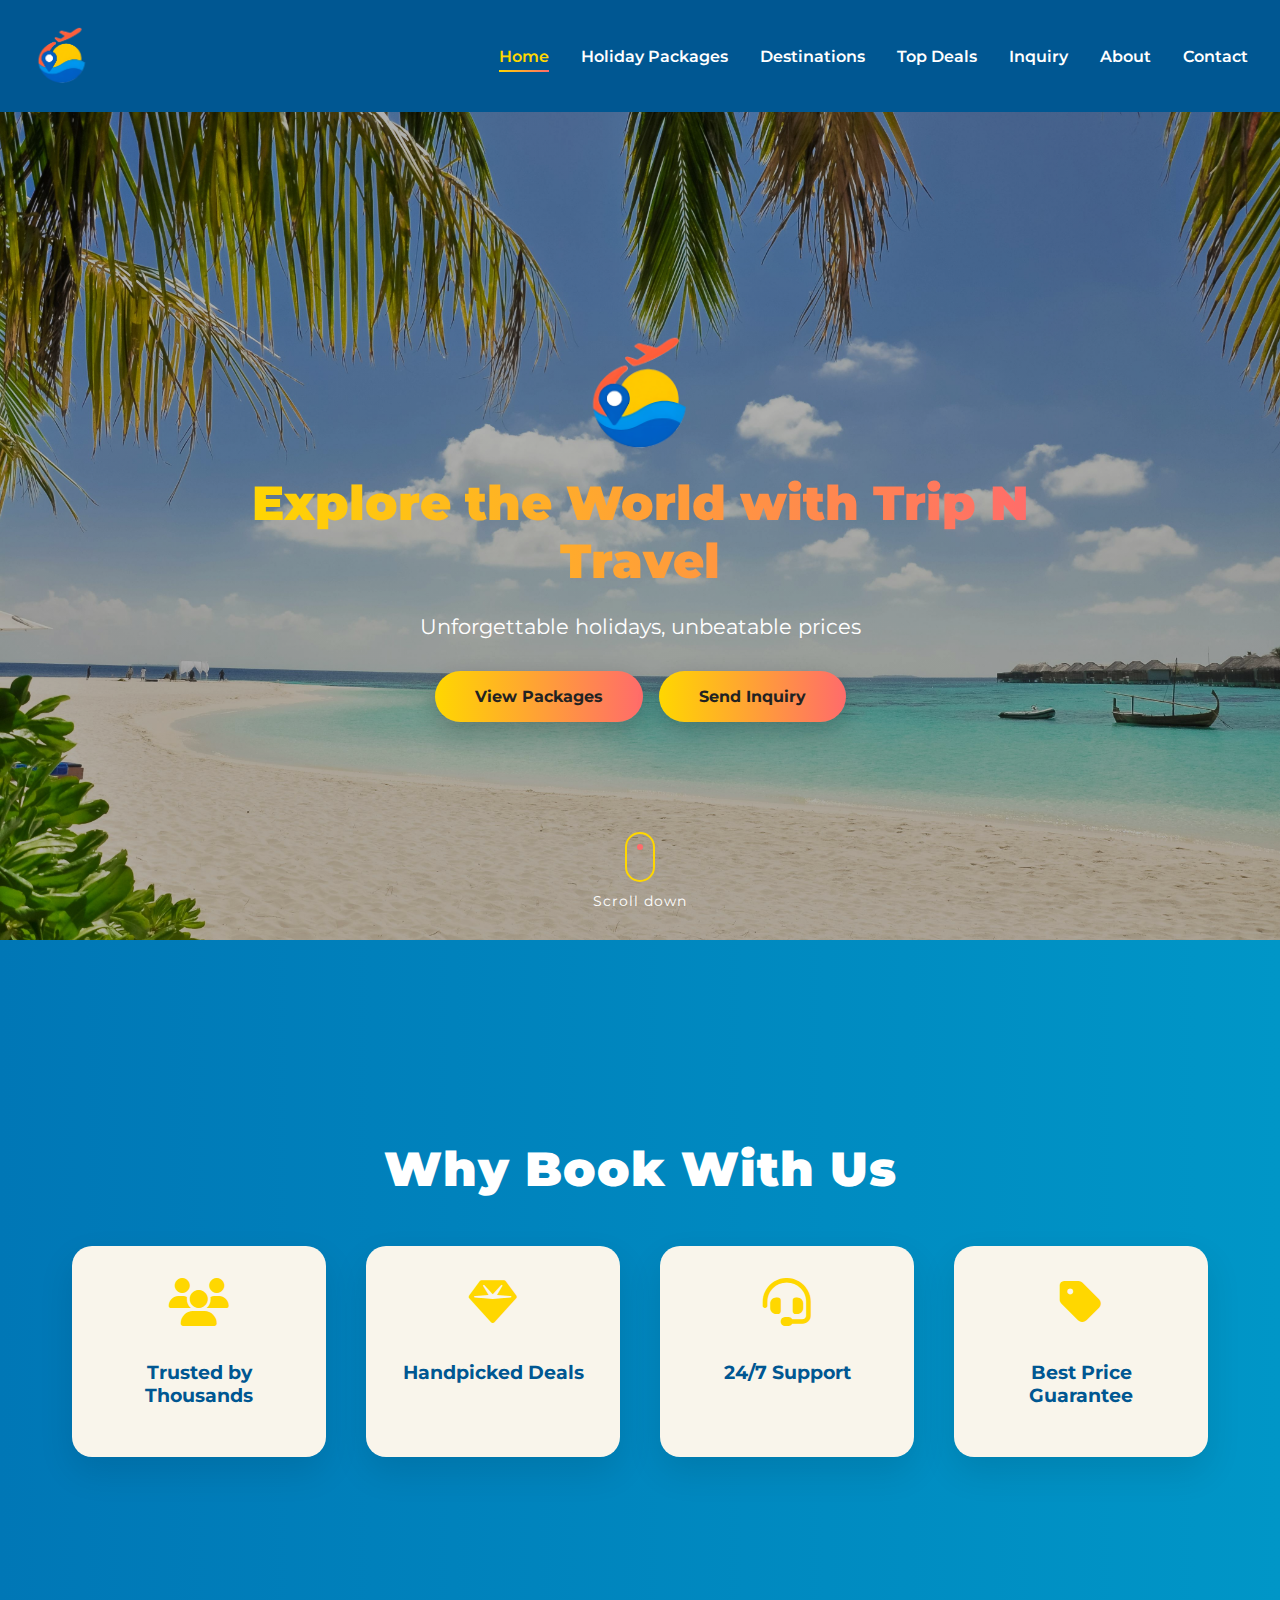
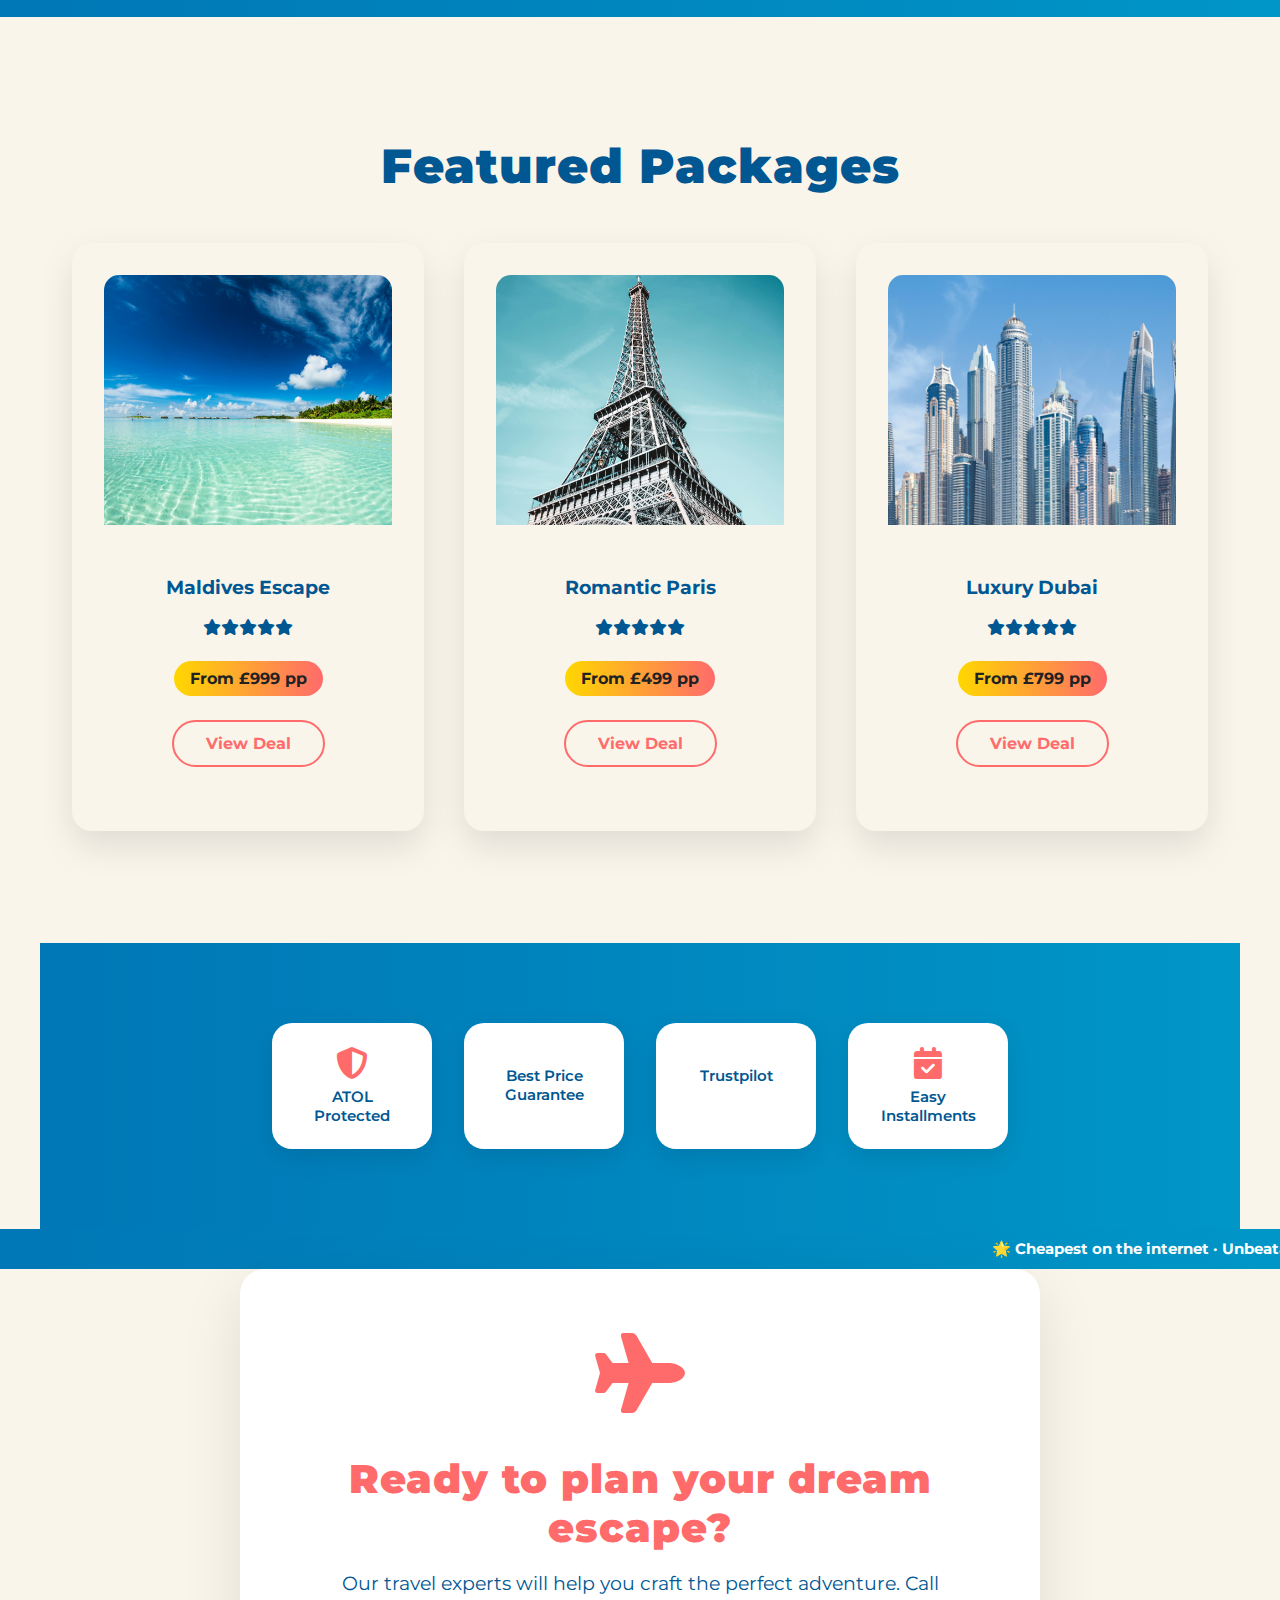
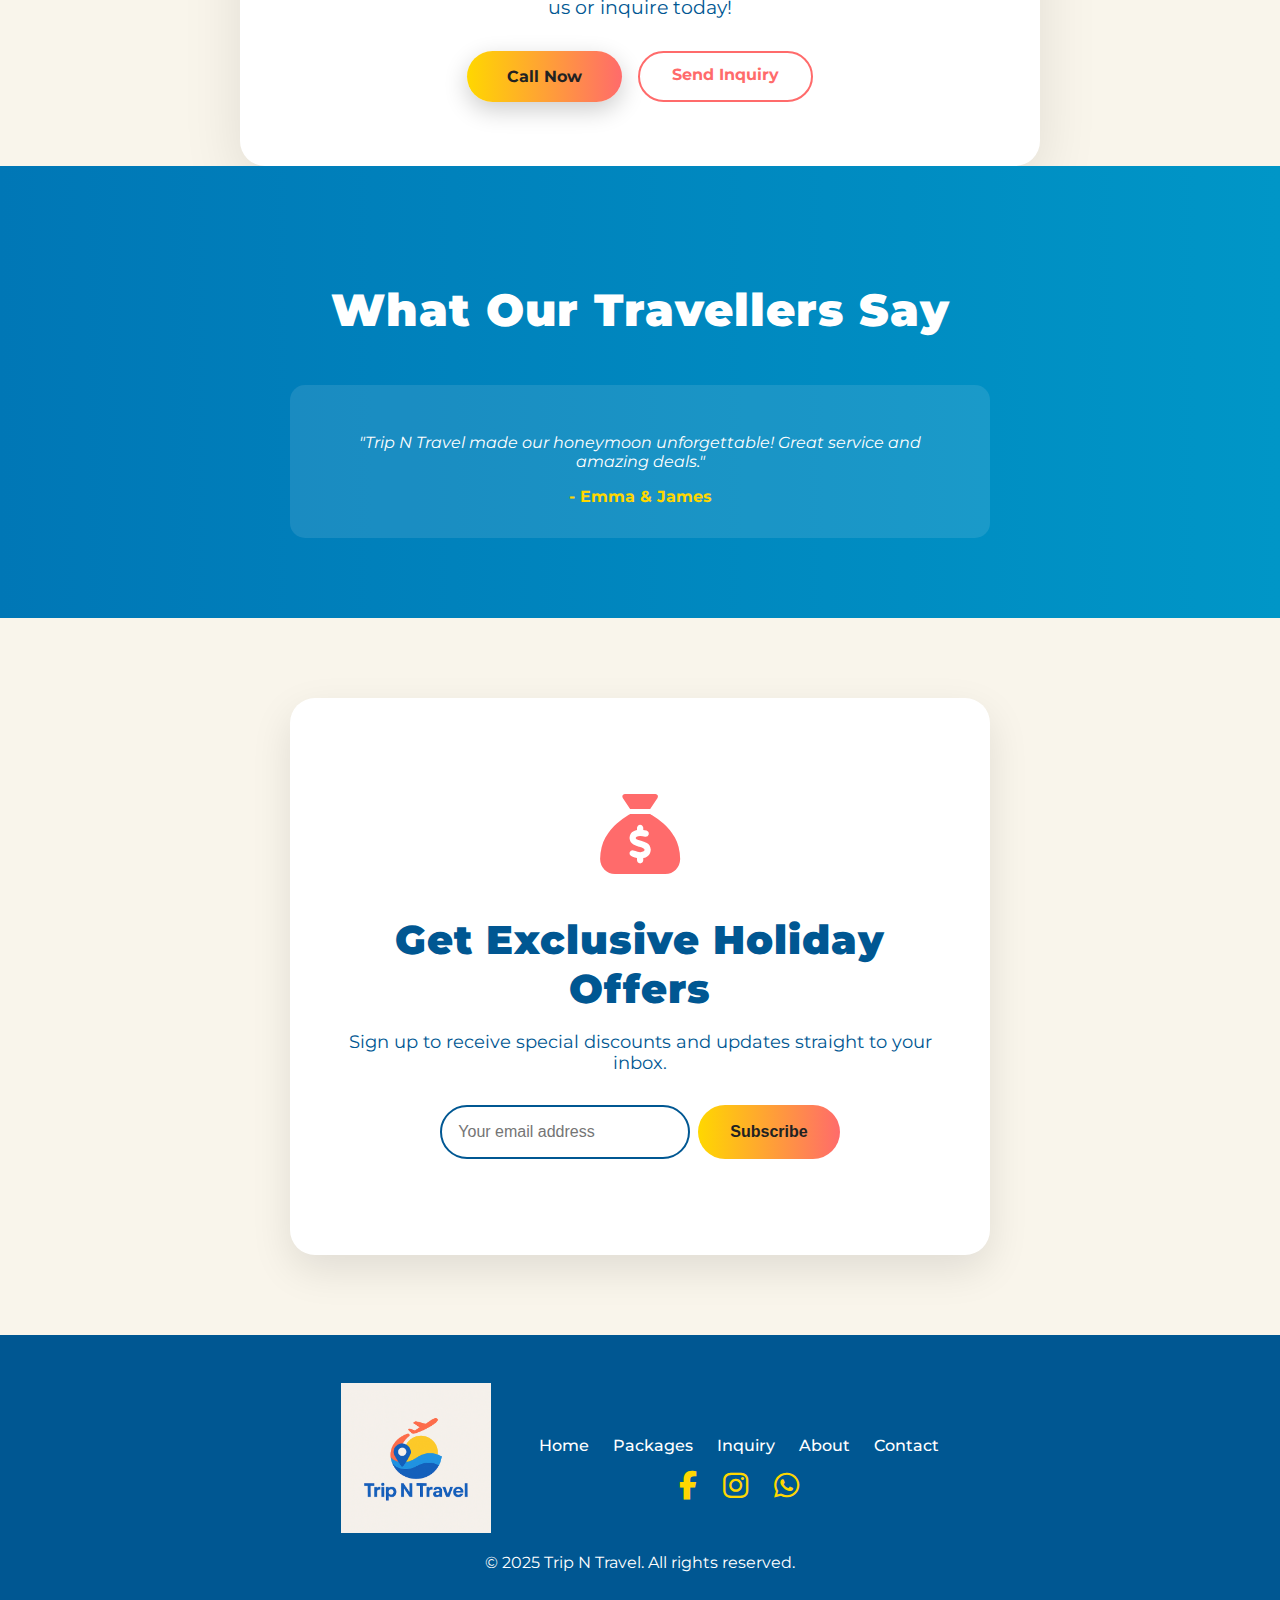
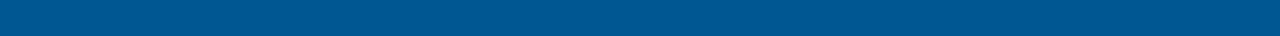
<file: index.html>
<!DOCTYPE html>
<html lang="en">
<head>

  <!-- Google tag (gtag.js) [google analytics]-->
<script async src="https://www.googletagmanager.com/gtag/js?id=G-T3VGVEDZ7V"></script>
<script>
  window.dataLayer = window.dataLayer || [];
  function gtag(){dataLayer.push(arguments);}
  gtag('js', new Date());

  gtag('config', 'G-T3VGVEDZ7V');
</script>

  <meta charset="UTF-8" />
  <meta name="viewport" content="width=device-width, initial-scale=1.0"/>
  <link rel="stylesheet" href="style.css">
  <title>Trip N Travel - Explore the World</title>
  <link rel="icon" href="images/favicon.png" type="image/png">
  <!-- Google Fonts -->
  <link href="https://fonts.googleapis.com/css2?family=Montserrat:wght@500;700;900&display=swap" rel="stylesheet">
  <!-- Font Awesome -->
  <link rel="stylesheet" href="https://cdnjs.cloudflare.com/ajax/libs/font-awesome/6.4.0/css/all.min.css" />
</head>
<body>

<header>
  <a href="index.html" class="logo">
    <img src="images/logo.png" alt="Trip N Travel Logo" />
  </a>
  <nav class="nav-container">
    <ul class="nav-list">
      <li><a href="index.html" class="active">Home</a></li>
      <li><a href="packages.html">Holiday Packages</a></li>
      <li><a href="destinations.html">Destinations</a></li>
      <li><a href="topDeals.html">Top Deals</a></li>
      <li><a href="inquiry.html">Inquiry</a></li>
      <li><a href="about.html">About</a></li>
      <li><a href="contact.html">Contact</a></li>
    </ul>
  </nav>
  <div class="menu-toggle" id="mobile-menu">
    <i class="fas fa-bars"></i>
  </div>
</header>

<section class="hero">
  <div class="hero-content">
    <img src="images/logo.png" alt="Trip N Travel Logo" class="logo-hero" />
    <h1>Explore the World with Trip N Travel</h1>
    <p>Unforgettable holidays, unbeatable prices</p>
    <div class="hero-buttons">
      <a href="#" class="btn">View Packages</a>
      <a href="#" class="btn">Send Inquiry</a>
    </div>
  </div>
  <div class="scroll-indicator">
    <div class="mouse"><div class="wheel"></div></div>
    <span>Scroll down</span>
  </div>
</section>

<div class="blue-section">
  <section class="container">
    <h2>Why Book With Us</h2>
    <div class="why-book">
      <div><i class="fa-solid fa-users"></i><h3>Trusted by Thousands</h3></div>
      <div><i class="fa-solid fa-gem"></i><h3>Handpicked Deals</h3></div>
      <div><i class="fa-solid fa-headset"></i><h3>24/7 Support</h3></div>
      <div><i class="fa-solid fa-tag"></i><h3>Best Price Guarantee</h3></div>
    </div>
  </section>
</div>

<section class="container">
  <h2>Featured Packages</h2>
  <div class="packages">
    <div class="card">
      <div class="card-image" style="background-image: url('images/package1.jpg');"></div>
      <div class="card-content">
        <h3>Maldives Escape</h3>
        <p class="stars">
          <i class="fa-solid fa-star"></i><i class="fa-solid fa-star"></i><i class="fa-solid fa-star"></i><i class="fa-solid fa-star"></i><i class="fa-solid fa-star"></i>
        </p>
        <span class="price-tag">From £999 pp</span>
        <a href="#" class="btn-outline">View Deal</a>
      </div>
    </div>
    <div class="card">
      <div class="card-image" style="background-image: url('images/package2.jpg');"></div>
      <div class="card-content">
        <h3>Romantic Paris</h3>
        <p class="stars">
          <i class="fa-solid fa-star"></i><i class="fa-solid fa-star"></i><i class="fa-solid fa-star"></i><i class="fa-solid fa-star"></i><i class="fa-solid fa-star"></i>
        </p>
        <span class="price-tag">From £499 pp</span>
        <a href="#" class="btn-outline">View Deal</a>
      </div>
    </div>
    <div class="card">
      <div class="card-image" style="background-image: url('images/package3.jpg');"></div>
      <div class="card-content">
        <h3>Luxury Dubai</h3>
        <p class="stars">
          <i class="fa-solid fa-star"></i><i class="fa-solid fa-star"></i><i class="fa-solid fa-star"></i><i class="fa-solid fa-star"></i><i class="fa-solid fa-star"></i>
        </p>
        <span class="price-tag">From £799 pp</span>
        <a href="#" class="btn-outline">View Deal</a>
      </div>
    </div>
  </div>
</section>

<section class="certifications container">
  <div class="cert-grid">
    <div class="cert-box">
      <i class="fa-solid fa-shield-halved"></i>
      <p>ATOL Protected</p>
    </div>
    <div class="cert-box">
      <i class="fa-solid fa-badge-check"></i>
      <p>Best Price Guarantee</p>
    </div>
    <a href="https://uk.trustpilot.com/review/yourlinkhere" class="cert-box" target="_blank">
      <i class="fa-brands fa-trustpilot"></i>
      <p>Trustpilot</p>
    </a>
    <div class="cert-box">
      <i class="fa-solid fa-calendar-check"></i>
      <p>Easy Installments</p>
    </div>
  </div>
</section>

<section class="promo-banner">
  <p>🌟 Cheapest on the internet · Unbeatable service · Best price guarantee 🌟</p>
</section>

<section class="cta-banner container">
  <i class="fa-solid fa-plane cta-icon"></i>
  <h2>Ready to plan your dream escape?</h2>
  <p>Our travel experts will help you craft the perfect adventure. Call us or inquire today!</p>
  <div class="cta-buttons">
    <a href="tel:+441234567890" class="btn">Call Now</a>
    <a href="#" class="btn-outline">Send Inquiry</a>
  </div>
</section>

<section class="testimonials">
  <div class="testimonial-carousel">
    <h2>What Our Travellers Say</h2>
    <div class="testimonial active">
      <p>"Trip N Travel made our honeymoon unforgettable! Great service and amazing deals."</p>
      <h4>- Emma & James</h4>
    </div>
    <div class="testimonial">
      <p>"The best travel company I've ever used. Friendly staff and seamless planning."</p>
      <h4>- Sarah M.</h4>
    </div>
    <div class="testimonial">
      <p>"Excellent value for money. Our family trip to Dubai was perfectly arranged."</p>
      <h4>- Ahmed K.</h4>
    </div>
  </div>      
</section>

<section class="newsletter">
  <i class="fa-solid fa-sack-dollar newsletter-icon"></i>
  <h2>Get Exclusive Holiday Offers</h2>
  <p>Sign up to receive special discounts and updates straight to your inbox.</p>
  <form>
    <input type="email" placeholder="Your email address" required>
    <button type="submit">Subscribe</button>
  </form>
</section>

<footer>
  <div class="footer-content">
    <div class="footer-logo">
      <img src="images/footer-logo.png" alt="Trip N Travel Logo" />
    </div>
    <div class="footer-links">
      <nav class="footer-nav">
        <ul>
          <li><a href="index.html">Home</a></li>
          <li><a href="packages.html">Packages</a></li>
          <li><a href="inquiry.html">Inquiry</a></li>
          <li><a href="about.html">About</a></li>
          <li><a href="contact.html">Contact</a></li>
        </ul>
      </nav>
      <div class="socials">
        <a href="#"><i class="fab fa-facebook-f"></i></a>
        <a href="#"><i class="fab fa-instagram"></i></a>
        <a href="#"><i class="fab fa-whatsapp"></i></a>
      </div>
    </div>
  </div>
  <p>&copy; 2025 Trip N Travel. All rights reserved.</p>
</footer>

<script>
  const testimonials = document.querySelectorAll('.testimonial');
  let current = 0;

  setInterval(() => {
    testimonials[current].classList.remove('active');
    current = (current + 1) % testimonials.length;
    testimonials[current].classList.add('active');
  }, 5000);
</script>    

<script>
  const mobileMenu = document.getElementById('mobile-menu');
  const navList = document.querySelector('.nav-list');

  mobileMenu.addEventListener('click', () => {
    navList.classList.toggle('active');
    mobileMenu.classList.toggle('open');
    mobileMenu.innerHTML = navList.classList.contains('active')
      ? '<i class="fas fa-times"></i>'
      : '<i class="fas fa-bars"></i>';
  });
</script>
</body>
</html>
</file>
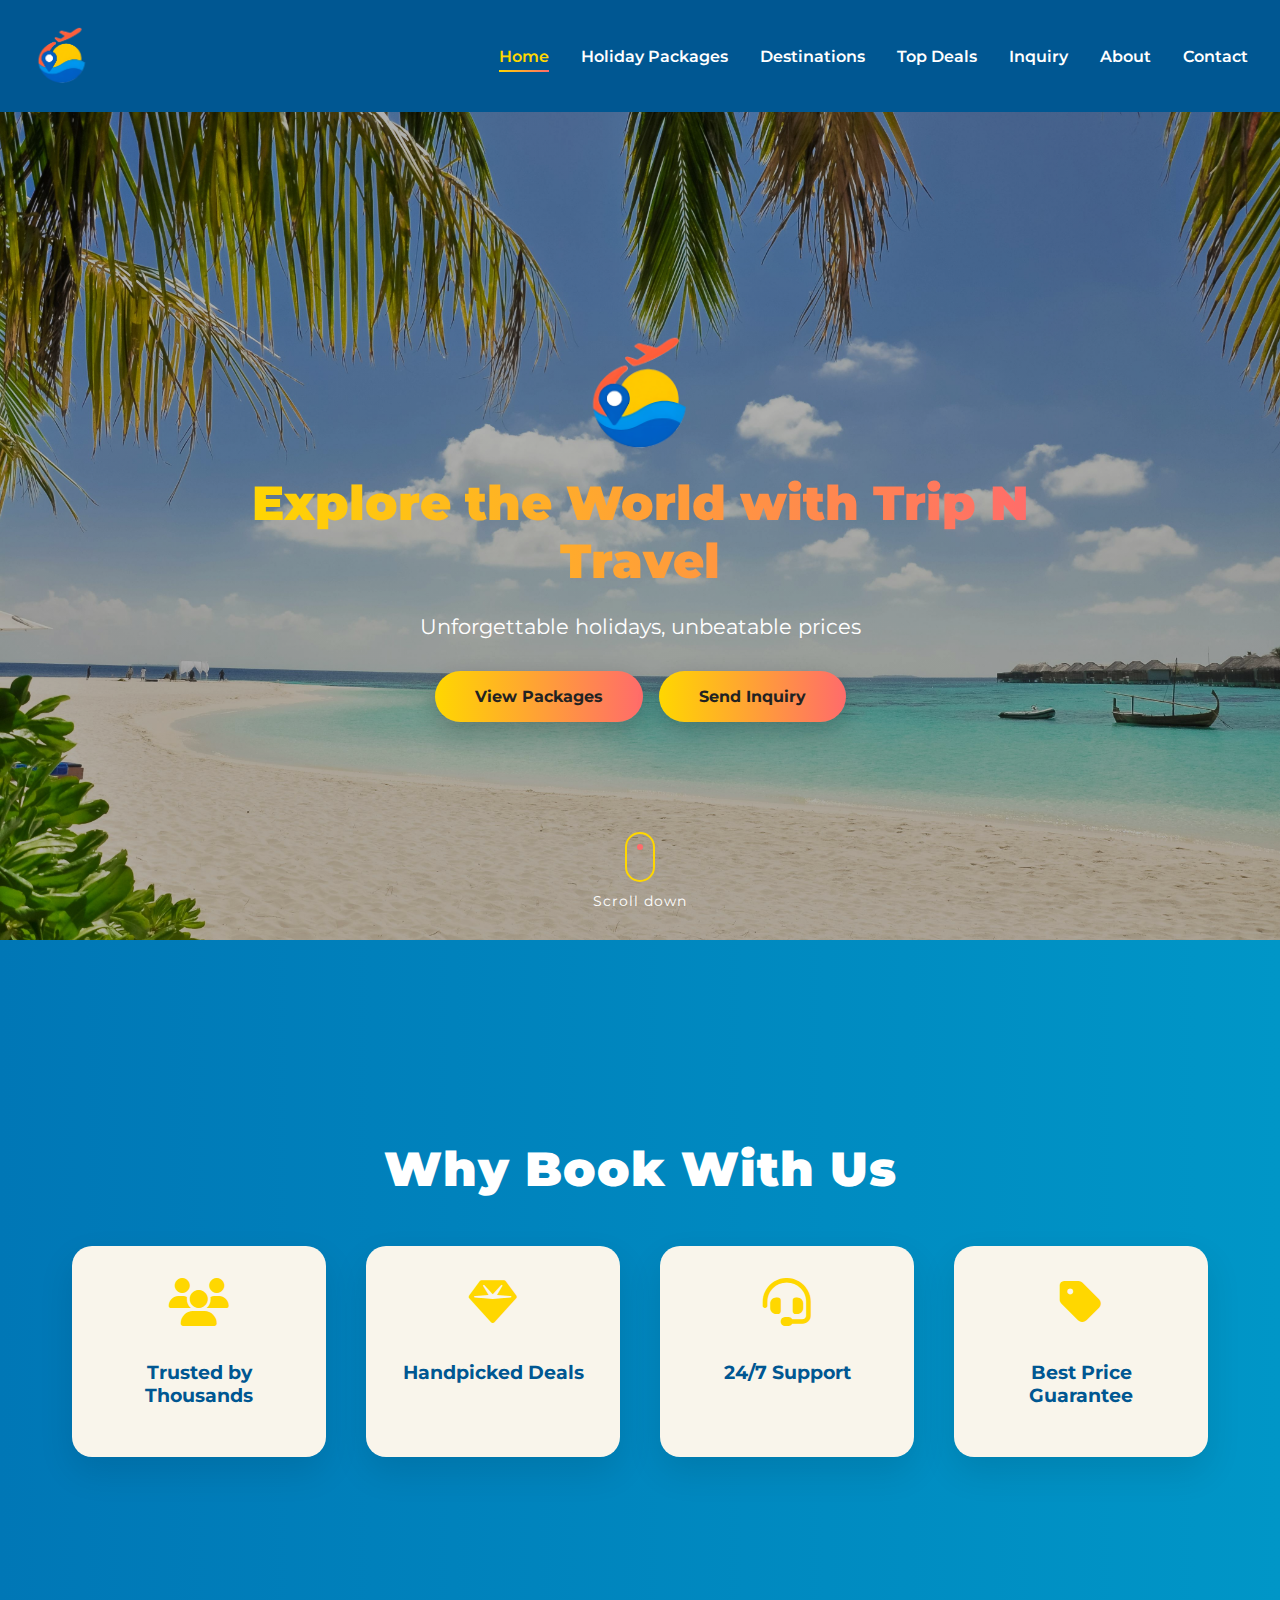
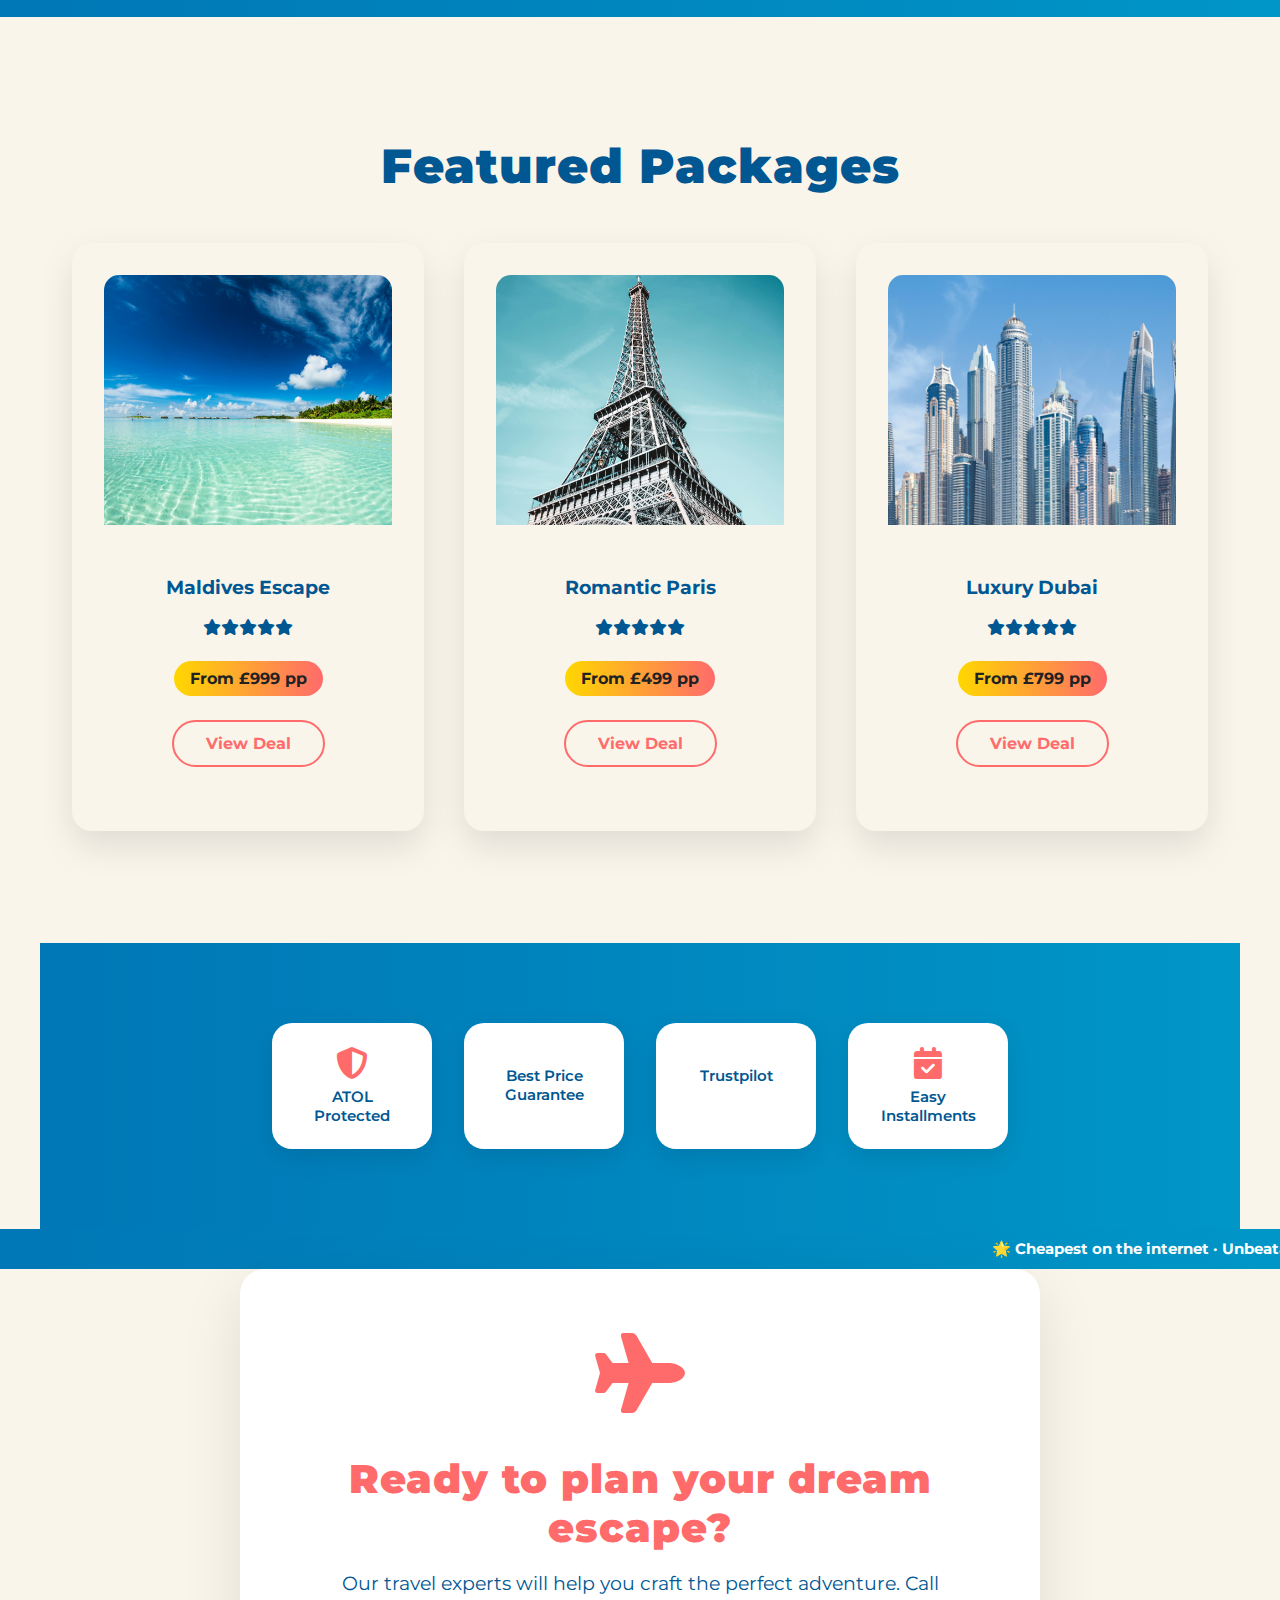
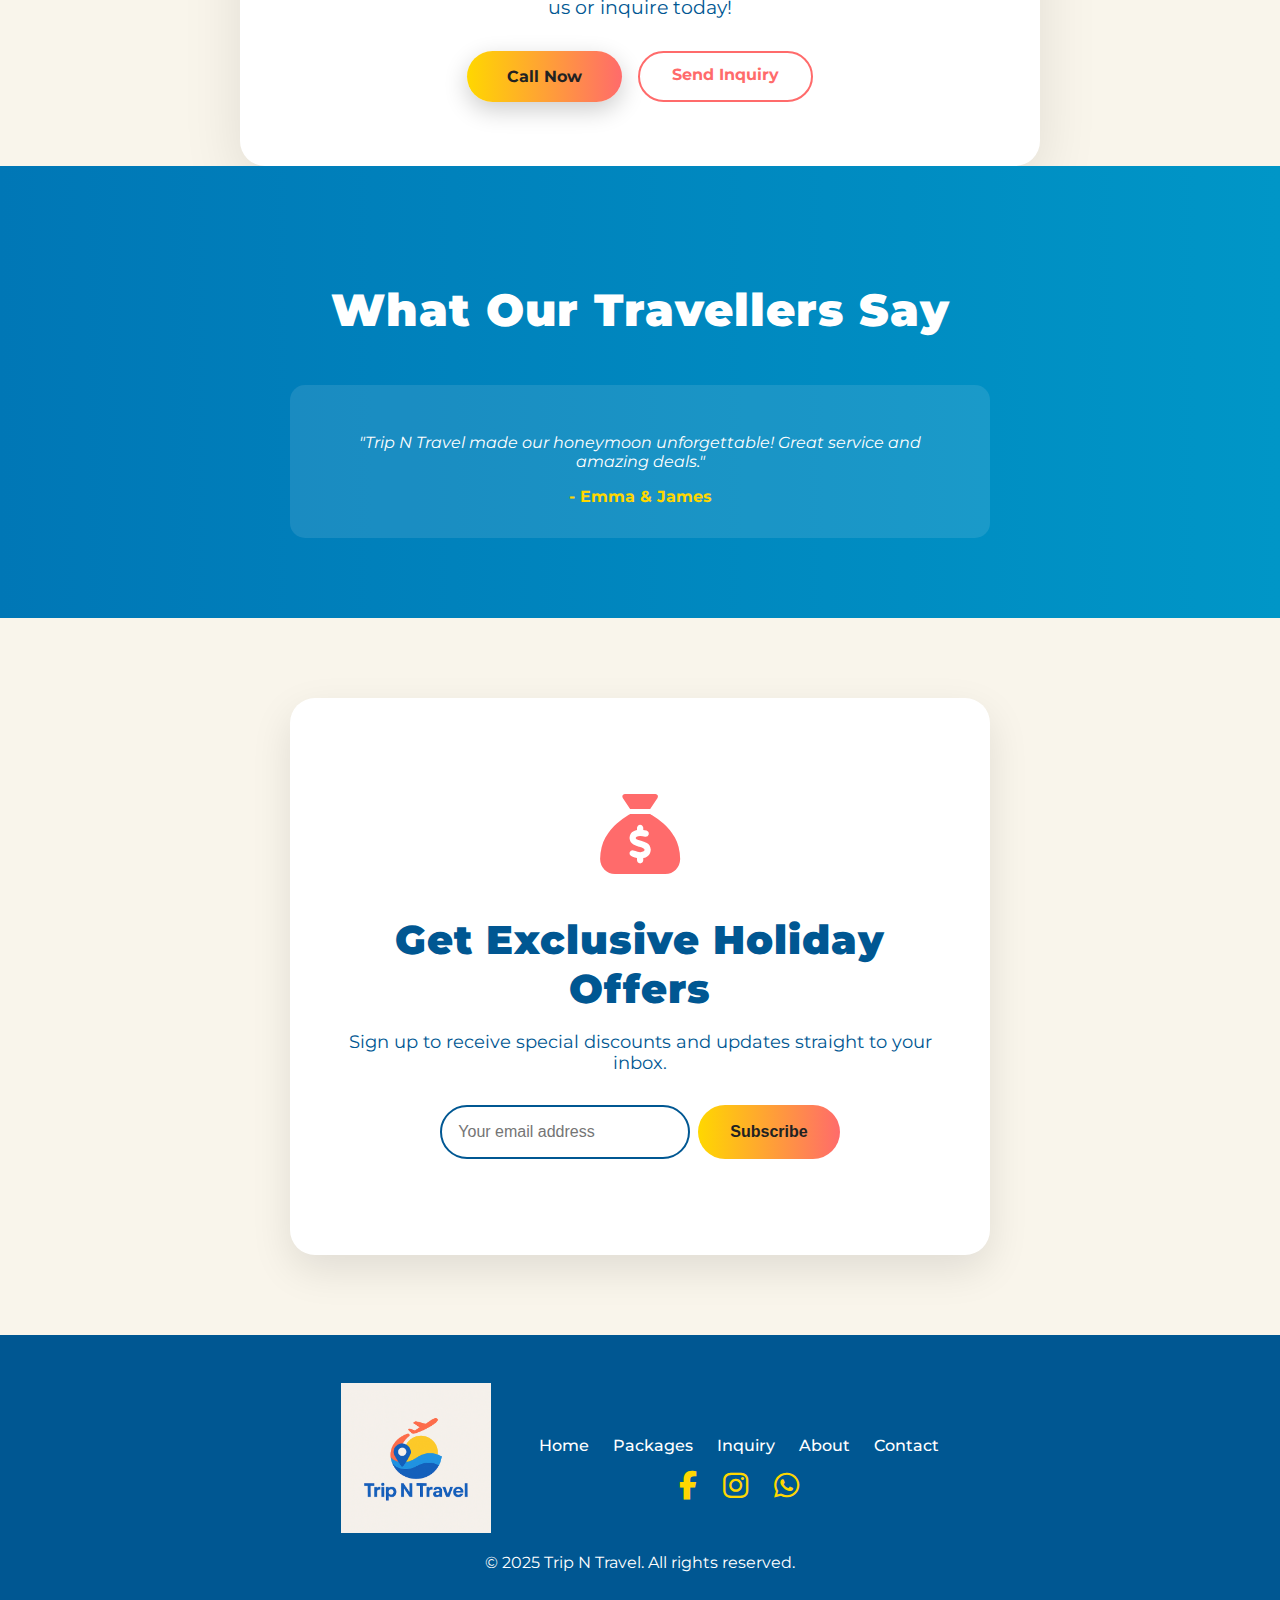
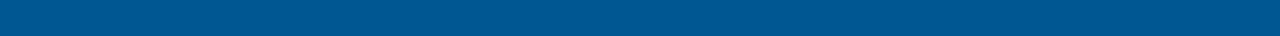
<file: Site/index.html>
<!DOCTYPE html>
<html lang="en">
<head>

  <!-- Google tag (gtag.js) -->
<script async src="https://www.googletagmanager.com/gtag/js?id=G-T3VGVEDZ7V"></script>
<script>
  window.dataLayer = window.dataLayer || [];
  function gtag(){dataLayer.push(arguments);}
  gtag('js', new Date());

  gtag('config', 'G-T3VGVEDZ7V');
</script>

  <meta charset="UTF-8" />
  <meta name="viewport" content="width=device-width, initial-scale=1.0"/>
  <link rel="stylesheet" href="style.css">
  <title>Trip N Travel - Explore the World</title>
  <link rel="icon" href="images/favicon.png" type="image/png">
  <!-- Google Fonts -->
  <link href="https://fonts.googleapis.com/css2?family=Montserrat:wght@500;700;900&display=swap" rel="stylesheet">
  <!-- Font Awesome -->
  <link rel="stylesheet" href="https://cdnjs.cloudflare.com/ajax/libs/font-awesome/6.4.0/css/all.min.css" />
</head>
<body>

<header>
  <a href="index.html" class="logo">
    <img src="images/logo.png" alt="Trip N Travel Logo" />
  </a>
  <nav class="nav-container">
    <ul class="nav-list">
      <li><a href="index.html" class="active">Home</a></li>
      <li><a href="packages.html">Holiday Packages</a></li>
      <li><a href="destinations.html">Destinations</a></li>
      <li><a href="topDeals.html">Top Deals</a></li>
      <li><a href="inquiry.html">Inquiry</a></li>
      <li><a href="about.html">About</a></li>
      <li><a href="contact.html">Contact</a></li>
    </ul>
  </nav>
  <div class="menu-toggle" id="mobile-menu">
    <i class="fas fa-bars"></i>
  </div>
</header>

<section class="hero">
  <div class="hero-content">
    <img src="images/logo.png" alt="Trip N Travel Logo" class="logo-hero" />
    <h1>Explore the World with Trip N Travel</h1>
    <p>Unforgettable holidays, unbeatable prices</p>
    <div class="hero-buttons">
      <a href="#" class="btn">View Packages</a>
      <a href="#" class="btn">Send Inquiry</a>
    </div>
  </div>
  <div class="scroll-indicator">
    <div class="mouse"><div class="wheel"></div></div>
    <span>Scroll down</span>
  </div>
</section>

<div class="blue-section">
  <section class="container">
    <h2>Why Book With Us</h2>
    <div class="why-book">
      <div><i class="fa-solid fa-users"></i><h3>Trusted by Thousands</h3></div>
      <div><i class="fa-solid fa-gem"></i><h3>Handpicked Deals</h3></div>
      <div><i class="fa-solid fa-headset"></i><h3>24/7 Support</h3></div>
      <div><i class="fa-solid fa-tag"></i><h3>Best Price Guarantee</h3></div>
    </div>
  </section>
</div>

<section class="container">
  <h2>Featured Packages</h2>
  <div class="packages">
    <div class="card">
      <div class="card-image" style="background-image: url('images/package1.jpg');"></div>
      <div class="card-content">
        <h3>Maldives Escape</h3>
        <p class="stars">
          <i class="fa-solid fa-star"></i><i class="fa-solid fa-star"></i><i class="fa-solid fa-star"></i><i class="fa-solid fa-star"></i><i class="fa-solid fa-star"></i>
        </p>
        <span class="price-tag">From £999 pp</span>
        <a href="#" class="btn-outline">View Deal</a>
      </div>
    </div>
    <div class="card">
      <div class="card-image" style="background-image: url('images/package2.jpg');"></div>
      <div class="card-content">
        <h3>Romantic Paris</h3>
        <p class="stars">
          <i class="fa-solid fa-star"></i><i class="fa-solid fa-star"></i><i class="fa-solid fa-star"></i><i class="fa-solid fa-star"></i><i class="fa-solid fa-star"></i>
        </p>
        <span class="price-tag">From £499 pp</span>
        <a href="#" class="btn-outline">View Deal</a>
      </div>
    </div>
    <div class="card">
      <div class="card-image" style="background-image: url('images/package3.jpg');"></div>
      <div class="card-content">
        <h3>Luxury Dubai</h3>
        <p class="stars">
          <i class="fa-solid fa-star"></i><i class="fa-solid fa-star"></i><i class="fa-solid fa-star"></i><i class="fa-solid fa-star"></i><i class="fa-solid fa-star"></i>
        </p>
        <span class="price-tag">From £799 pp</span>
        <a href="#" class="btn-outline">View Deal</a>
      </div>
    </div>
  </div>
</section>

<section class="certifications container">
  <div class="cert-grid">
    <div class="cert-box">
      <i class="fa-solid fa-shield-halved"></i>
      <p>ATOL Protected</p>
    </div>
    <div class="cert-box">
      <i class="fa-solid fa-badge-check"></i>
      <p>Best Price Guarantee</p>
    </div>
    <a href="https://uk.trustpilot.com/review/yourlinkhere" class="cert-box" target="_blank">
      <i class="fa-brands fa-trustpilot"></i>
      <p>Trustpilot</p>
    </a>
    <div class="cert-box">
      <i class="fa-solid fa-calendar-check"></i>
      <p>Easy Installments</p>
    </div>
  </div>
</section>

<section class="promo-banner">
  <p>🌟 Cheapest on the internet · Unbeatable service · Best price guarantee 🌟</p>
</section>

<section class="cta-banner container">
  <i class="fa-solid fa-plane cta-icon"></i>
  <h2>Ready to plan your dream escape?</h2>
  <p>Our travel experts will help you craft the perfect adventure. Call us or inquire today!</p>
  <div class="cta-buttons">
    <a href="tel:+441234567890" class="btn">Call Now</a>
    <a href="#" class="btn-outline">Send Inquiry</a>
  </div>
</section>

<section class="testimonials">
  <div class="testimonial-carousel">
    <h2>What Our Travellers Say</h2>
    <div class="testimonial active">
      <p>"Trip N Travel made our honeymoon unforgettable! Great service and amazing deals."</p>
      <h4>- Emma & James</h4>
    </div>
    <div class="testimonial">
      <p>"The best travel company I've ever used. Friendly staff and seamless planning."</p>
      <h4>- Sarah M.</h4>
    </div>
    <div class="testimonial">
      <p>"Excellent value for money. Our family trip to Dubai was perfectly arranged."</p>
      <h4>- Ahmed K.</h4>
    </div>
  </div>      
</section>

<section class="newsletter">
  <i class="fa-solid fa-sack-dollar newsletter-icon"></i>
  <h2>Get Exclusive Holiday Offers</h2>
  <p>Sign up to receive special discounts and updates straight to your inbox.</p>
  <form>
    <input type="email" placeholder="Your email address" required>
    <button type="submit">Subscribe</button>
  </form>
</section>

<footer>
  <div class="footer-content">
    <div class="footer-logo">
      <img src="images/footer-logo.png" alt="Trip N Travel Logo" />
    </div>
    <div class="footer-links">
      <nav class="footer-nav">
        <ul>
          <li><a href="index.html">Home</a></li>
          <li><a href="packages.html">Packages</a></li>
          <li><a href="inquiry.html">Inquiry</a></li>
          <li><a href="about.html">About</a></li>
          <li><a href="contact.html">Contact</a></li>
        </ul>
      </nav>
      <div class="socials">
        <a href="#"><i class="fab fa-facebook-f"></i></a>
        <a href="#"><i class="fab fa-instagram"></i></a>
        <a href="#"><i class="fab fa-whatsapp"></i></a>
      </div>
    </div>
  </div>
  <p>&copy; 2025 Trip N Travel. All rights reserved.</p>
</footer>

<script>
  const testimonials = document.querySelectorAll('.testimonial');
  let current = 0;

  setInterval(() => {
    testimonials[current].classList.remove('active');
    current = (current + 1) % testimonials.length;
    testimonials[current].classList.add('active');
  }, 5000);
</script>    

<script>
  const mobileMenu = document.getElementById('mobile-menu');
  const navList = document.querySelector('.nav-list');

  mobileMenu.addEventListener('click', () => {
    navList.classList.toggle('active');
    mobileMenu.classList.toggle('open');
    mobileMenu.innerHTML = navList.classList.contains('active')
      ? '<i class="fas fa-times"></i>'
      : '<i class="fas fa-bars"></i>';
  });
</script>
</body>
</html>
</file>
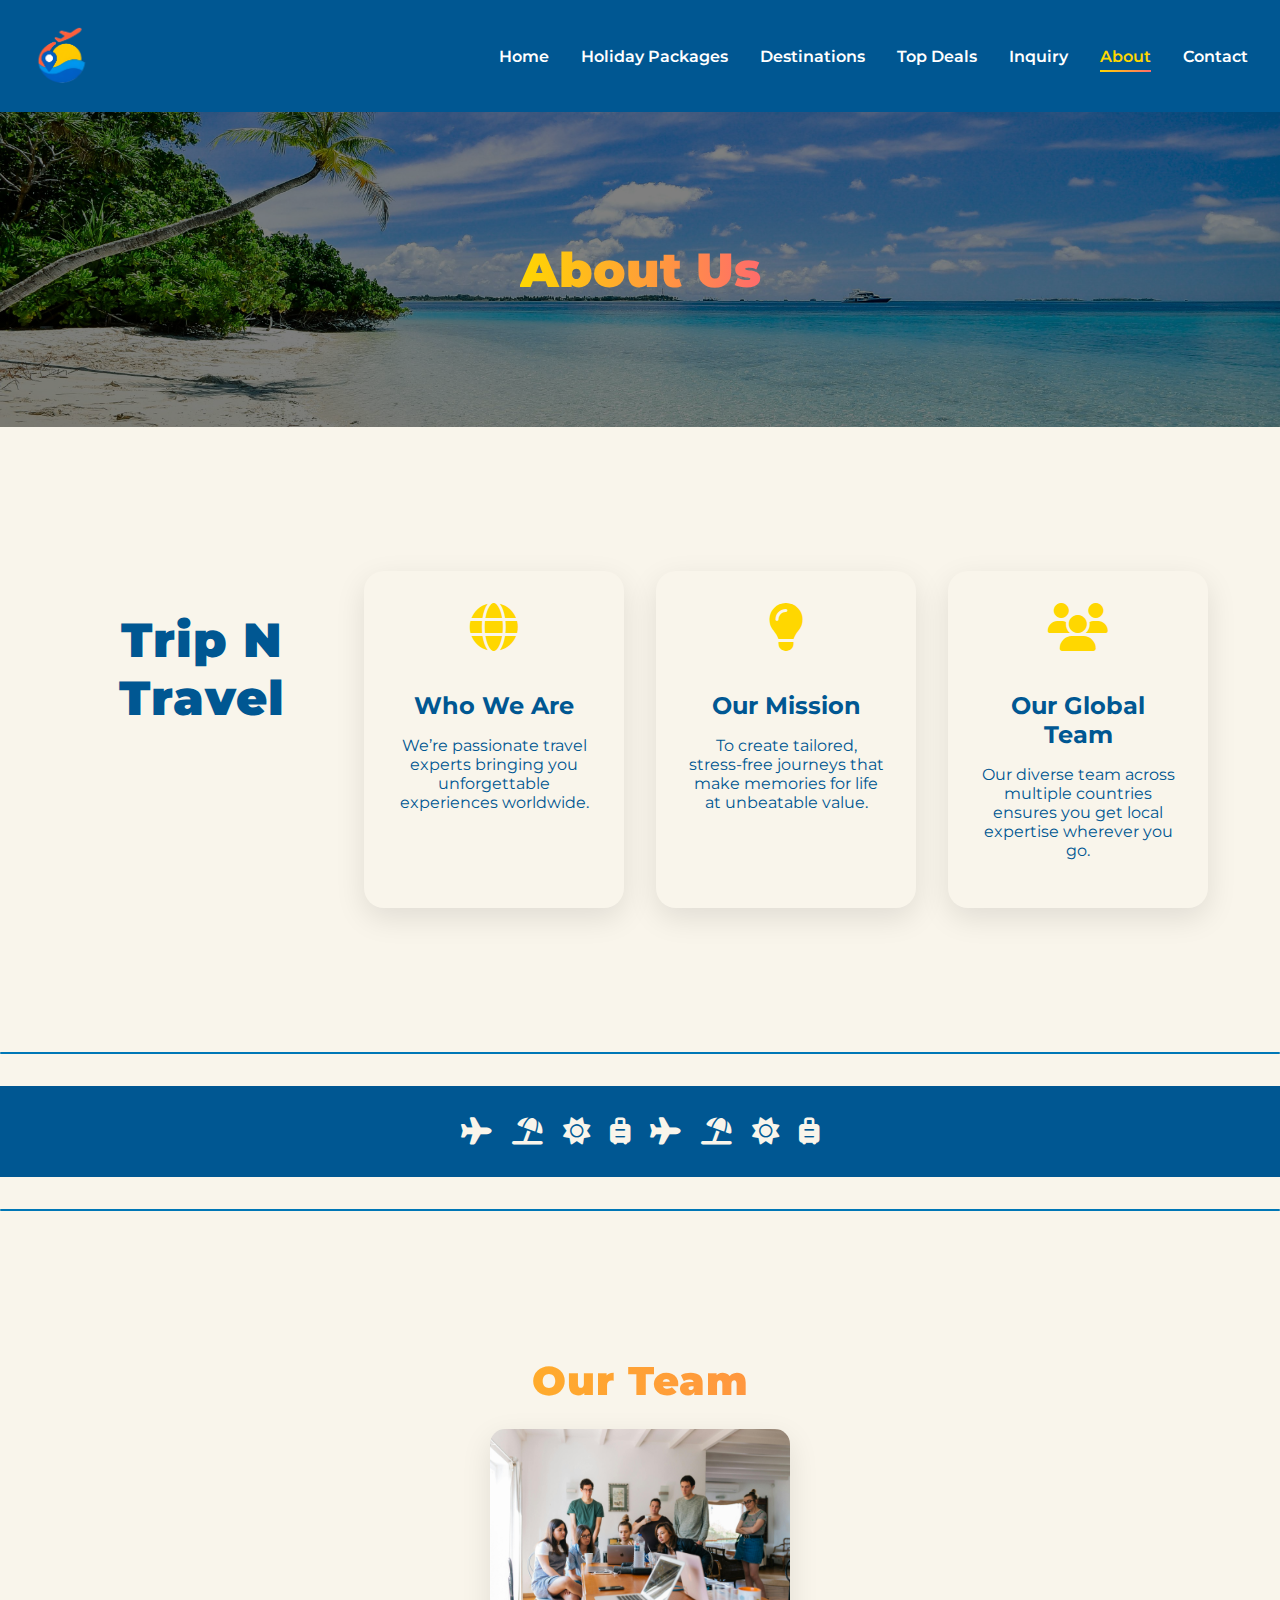
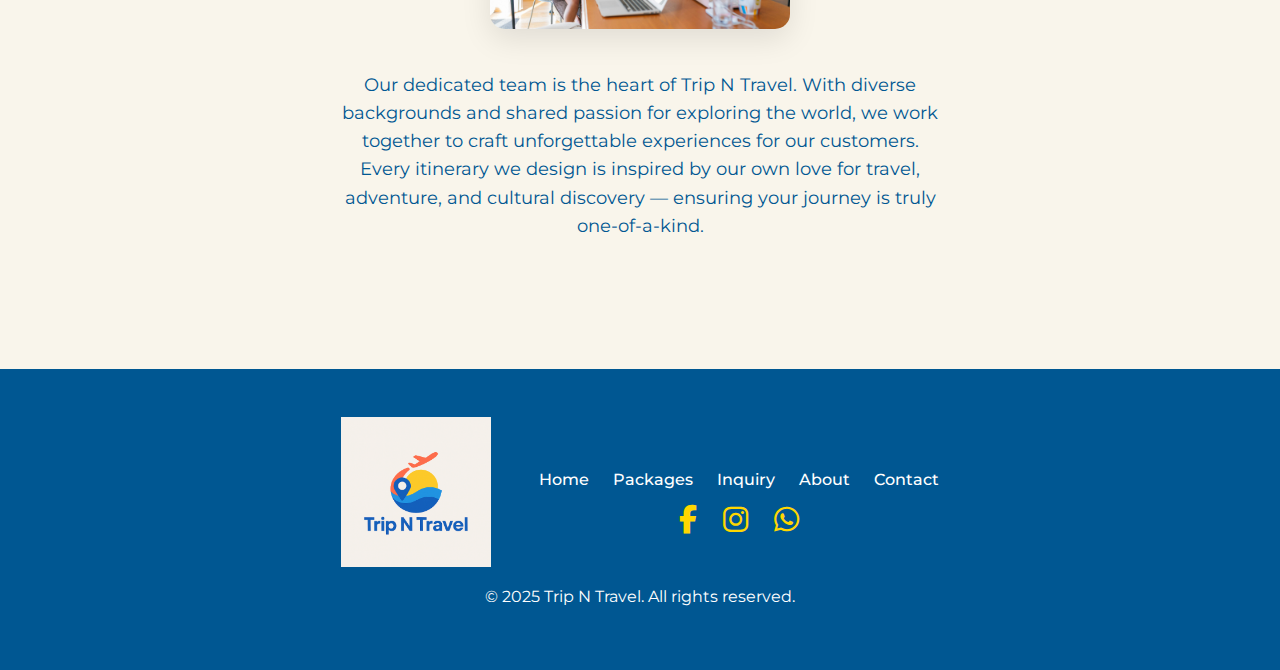
<file: about.html>
<!DOCTYPE html>
<html lang="en">
<head>

<!-- Google tag (gtag.js) -->
<script async src="https://www.googletagmanager.com/gtag/js?id=G-T3VGVEDZ7V"></script>
<script>
  window.dataLayer = window.dataLayer || [];
  function gtag(){dataLayer.push(arguments);}
  gtag('js', new Date());

  gtag('config', 'G-T3VGVEDZ7V');
</script>

  <meta charset="UTF-8" />
  <meta name="viewport" content="width=device-width, initial-scale=1.0"/>
  <link rel="stylesheet" href="style.css">
  <title>About Us - Trip N Travel</title>
  <!-- Google Fonts -->
  <link href="https://fonts.googleapis.com/css2?family=Montserrat:wght@500;700;900&display=swap" rel="stylesheet">
  <!-- Font Awesome -->
  <link rel="stylesheet" href="https://cdnjs.cloudflare.com/ajax/libs/font-awesome/6.4.0/css/all.min.css" />
</head>
<body>
    <!-- Header -->
    <header>
        <div class="logo">
            <img src="images/logo.png" alt="Trip N Travel Logo" />
        </div>
        <nav>
            <div class="menu-toggle" id="mobile-menu">
                <i class="fas fa-bars"></i>
            </div>
            <ul class="nav-list">
                <li><a href="index.html">Home</a></li>
                <li><a href="packages.html">Holiday Packages</a></li>
                <li><a href="destinations.html">Destinations</a></li>
                <li><a href="topDeals.html">Top Deals</a></li>
                <li><a href="inquiry.html">Inquiry</a></li>
                <li><a href="about.html" class="active">About</a></li>
                <li><a href="contact.html">Contact</a></li>
            </ul>
        </nav>
    </header>

    <!-- Hero -->
    <section class="about-hero">
        <h1>About Us</h1>
    </section>
    
    <!-- Who We Are Section -->
    <section class="about-section container">
        <h2 class="section-title">Trip N Travel</h2>
        <div class="about-card">
          <i class="fa-solid fa-globe"></i>
          <h3>Who We Are</h3>
          <p>We’re passionate travel experts bringing you unforgettable experiences worldwide.</p>
        </div>
        <div class="about-card">
          <i class="fa-solid fa-lightbulb"></i>
          <h3>Our Mission</h3>
          <p>To create tailored, stress-free journeys that make memories for life at unbeatable value.</p>
        </div>
        <div class="about-card">
          <i class="fa-solid fa-users"></i>
          <h3>Our Global Team</h3>
          <p>Our diverse team across multiple countries ensures you get local expertise wherever you go.</p>
        </div>
      </section>

      <div class="separator"></div>
      <div class="separator-icons">
        <i class="fa-solid fa-plane"></i>
        <i class="fa-solid fa-umbrella-beach"></i>
        <i class="fa-solid fa-sun"></i>
        <i class="fa-solid fa-suitcase-rolling"></i>
        <i class="fa-solid fa-plane"></i>
        <i class="fa-solid fa-umbrella-beach"></i>
        <i class="fa-solid fa-sun"></i>
        <i class="fa-solid fa-suitcase-rolling"></i>
      </div>
      <div class="separator"></div>      

      <section class="team-section container">
        <h2>Our Team</h2>
        <div class="team-content">
          <img src="images/team.jpg" alt="Our Team Photo">
          <p>
            Our dedicated team is the heart of Trip N Travel. With diverse backgrounds and shared passion for exploring the world, we work together to craft unforgettable experiences for our customers. Every itinerary we design is inspired by our own love for travel, adventure, and cultural discovery — ensuring your journey is truly one-of-a-kind.
          </p>
        </div>
      </section>
      
    <!-- Footer -->
    <footer>
        <div class="footer-content">
            <div class="footer-logo">
                <img src="images/footer-logo.png" alt="Trip N Travel Logo" />
            </div>
            <div class="footer-links">
                <nav>
                    <ul>
                        <li><a href="index.html">Home</a></li>
                        <li><a href="packages.html">Packages</a></li>
                        <li><a href="inquiry.html">Inquiry</a></li>
                        <li><a href="about.html">About</a></li>
                        <li><a href="contact.html">Contact</a></li>
                      </ul>
                </nav>
                <div class="socials">
                    <a href="#"><i class="fab fa-facebook-f"></i></a>
                    <a href="#"><i class="fab fa-instagram"></i></a>
                    <a href="#"><i class="fab fa-whatsapp"></i></a>
                </div>
            </div>
        </div>
        <p>&copy; 2025 Trip N Travel. All rights reserved.</p>
    </footer>

    <!-- Scripts -->
    <script>
        const mobileMenu = document.getElementById('mobile-menu');
        const navList = document.querySelector('.nav-list');
        mobileMenu.addEventListener('click', () => {
            navList.classList.toggle('active');
        });
    </script>
</body>
</html>
</file>
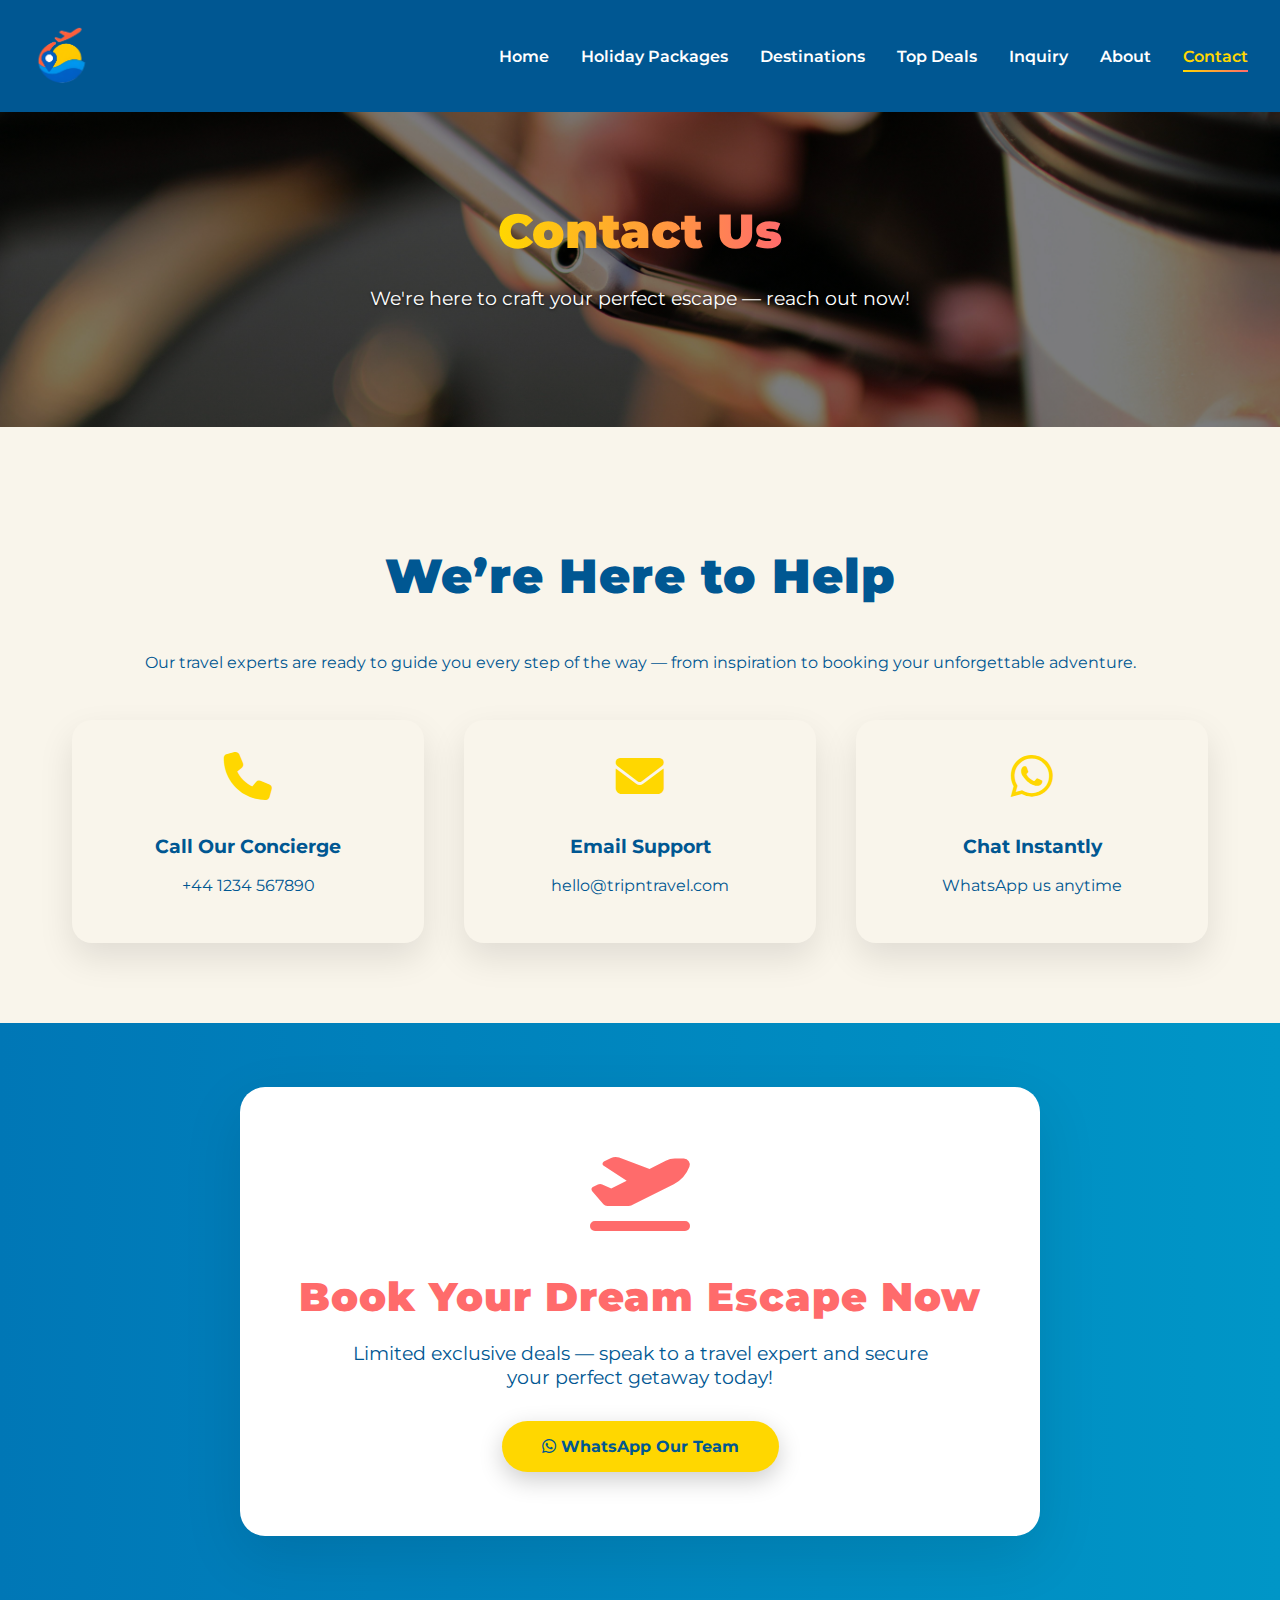
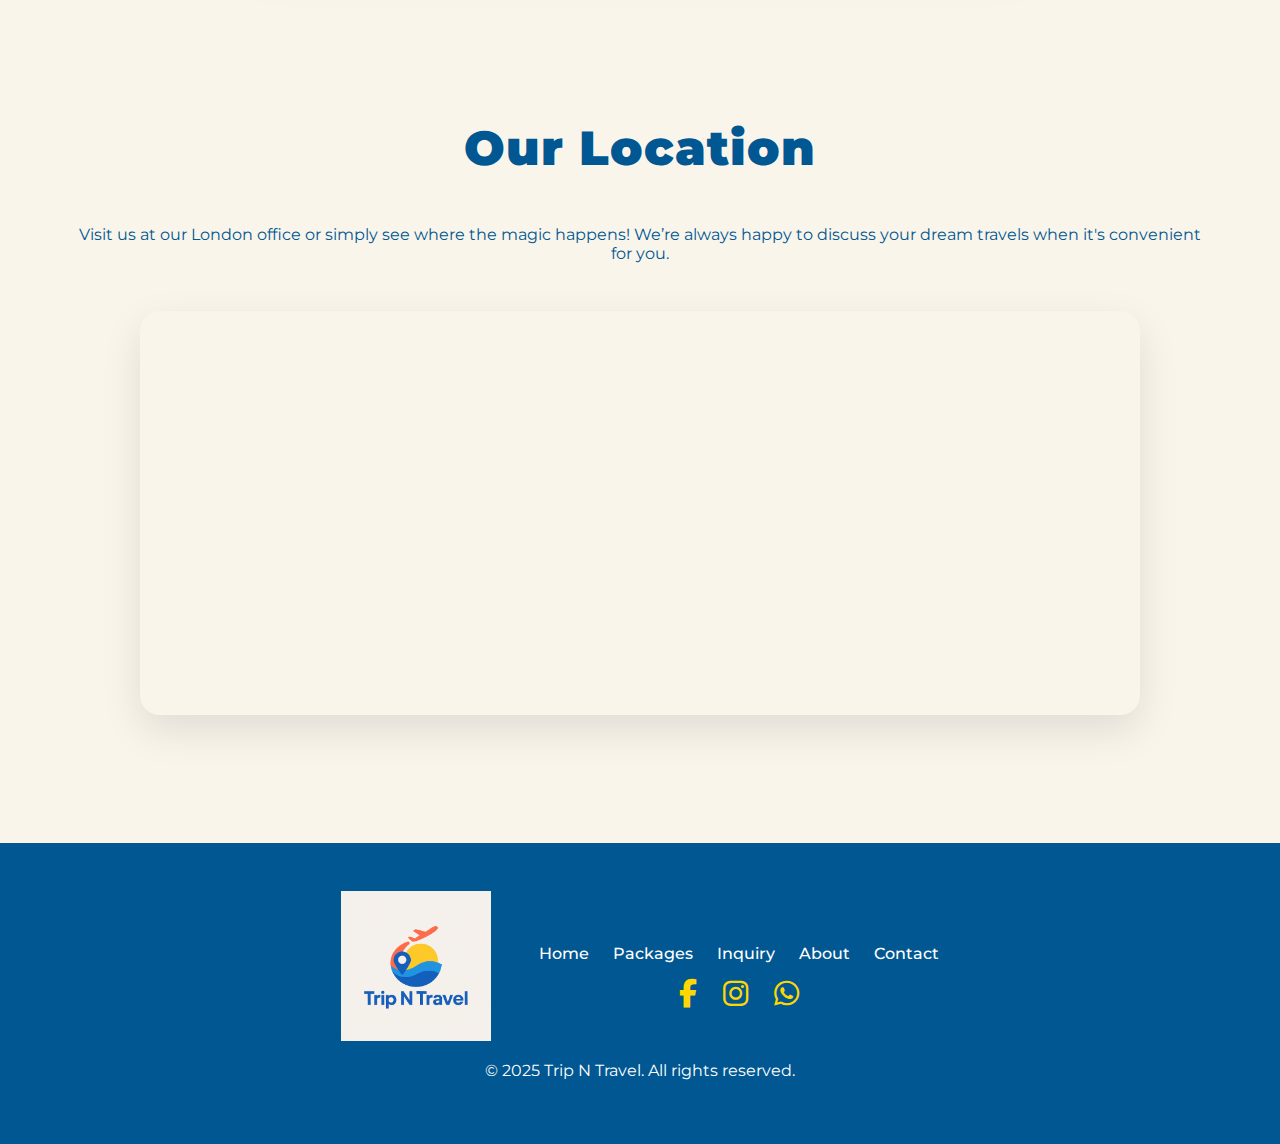
<file: contact.html>
<!DOCTYPE html>
<html lang="en">
<head>

<!-- Google tag (gtag.js) -->
<script async src="https://www.googletagmanager.com/gtag/js?id=G-T3VGVEDZ7V"></script>
<script>
  window.dataLayer = window.dataLayer || [];
  function gtag(){dataLayer.push(arguments);}
  gtag('js', new Date());

  gtag('config', 'G-T3VGVEDZ7V');
</script>

  <meta charset="UTF-8" />
  <meta name="viewport" content="width=device-width, initial-scale=1.0"/>
  <link rel="stylesheet" href="style.css">
  <title>Contact Us - Trip N Travel</title>
  <link href="https://fonts.googleapis.com/css2?family=Montserrat:wght@500;700;900&display=swap" rel="stylesheet">
  <link rel="stylesheet" href="https://cdnjs.cloudflare.com/ajax/libs/font-awesome/6.4.0/css/all.min.css" />
</head>
<body>
    <header>
      <div class="logo">
        <img src="images/logo.png" alt="Trip N Travel Logo" />
      </div>
      <nav>
        <div class="menu-toggle" id="mobile-menu">
          <i class="fas fa-bars"></i>
        </div>
        <ul class="nav-list">
            <li><a href="index.html">Home</a></li>
            <li><a href="packages.html">Holiday Packages</a></li>
            <li><a href="destinations.html">Destinations</a></li>
            <li><a href="topDeals.html">Top Deals</a></li>
            <li><a href="inquiry.html">Inquiry</a></li>
            <li><a href="about.html">About</a></li>
            <li><a href="contact.html" class="active">Contact</a></li>
        </ul>
      </nav>
    </header>

    <!-- Hero -->
    <section class="hero hero-contact">
        <div class="hero-content">
          <h1>Contact Us</h1>
          <p>We're here to craft your perfect escape — reach out now!</p>
        </div>
    </section>
      

    <!-- Contact Grid -->
    <section class="container" style="text-align: center;">
      <h2>We’re Here to Help</h2>
      <p>Our travel experts are ready to guide you every step of the way — from inspiration to booking your unforgettable adventure.</p>
      <div class="why-book" style="margin-top: 3rem;">
        <div class="contact-card">
          <i class="fa-solid fa-phone"></i>
          <h3>Call Our Concierge</h3>
          <p>+44 1234 567890</p>
        </div>
        <div class="contact-card">
          <i class="fa-solid fa-envelope"></i>
          <h3>Email Support</h3>
          <p>hello@tripntravel.com</p>
        </div>
        <div class="contact-card">
            <i class="fab fa-whatsapp"></i>
          <h3>Chat Instantly</h3>
          <p>WhatsApp us anytime</p>
        </div>
      </div>
    </section>

    <!-- CTA Big Button -->
    <section class="blue-background" style="padding: 4rem 0;">
        <div class="cta-banner container">
        <i class="fa-solid fa-plane-departure cta-icon"></i>
        <h2>Book Your Dream Escape Now</h2>
        <p>Limited exclusive deals — speak to a travel expert and secure your perfect getaway today!</p>
        <div class="cta-buttons">
            <a href="https://wa.me/441234567890?text=Hi%20Trip%20N%20Travel!%20I'm%20ready%20to%20plan%20my%20holiday" class="btn" target="_blank">
            <i class="fab fa-whatsapp"></i> WhatsApp Our Team
            </a>
        </div>
        </div>
    </section>
  

    <!-- Location -->
    <section class="container" style="text-align: center;">
      <h2>Our Location</h2>
      <p>Visit us at our London office or simply see where the magic happens! We’re always happy to discuss your dream travels when it's convenient for you.</p>
      <div style="max-width: 1000px; margin: 3rem auto; border-radius: 20px; overflow: hidden; box-shadow: 0 15px 40px rgba(0,0,0,0.1);">
          <iframe 
              src="https://www.google.com/maps/embed?pb=!1m18!1m12!1m3!1d2436.4263020308364!2d-0.1277586842130036!3d51.50735097963566!2m3!1f0!2f0!3f0!3m2!1i1024!2i768!4f13.1!3m3!1m2!1s0x48761b3337dbbcd1%3A0x2b3247b14873a0cb!2sLondon%2C%20UK!5e0!3m2!1sen!2suk!4v1688388380191!5m2!1sen!2suk" 
              width="100%" 
              height="400" 
              style="border:0;" 
              allowfullscreen="" 
              loading="lazy" 
              referrerpolicy="no-referrer-when-downgrade">
          </iframe>
      </div>
    </section>

    <footer>
      <div class="footer-content">
        <div class="footer-logo">
          <img src="images/footer-logo.png" alt="Trip N Travel Logo" />
        </div>
        <div class="footer-links">
          <nav>
            <ul>
                <li><a href="index.html">Home</a></li>
                <li><a href="packages.html">Packages</a></li>
                <li><a href="inquiry.html">Inquiry</a></li>
                <li><a href="about.html">About</a></li>
                <li><a href="contact.html">Contact</a></li>
              </ul>
          </nav>
          <div class="socials">
            <a href="#"><i class="fab fa-facebook-f"></i></a>
            <a href="#"><i class="fab fa-instagram"></i></a>
            <a href="#"><i class="fab fa-whatsapp"></i></a>
          </div>
        </div>
      </div>
      <p>&copy; 2025 Trip N Travel. All rights reserved.</p>
    </footer>

    <script>
      const mobileMenu = document.getElementById('mobile-menu');
      const navList = document.querySelector('.nav-list');
      mobileMenu.addEventListener('click', () => {
        navList.classList.toggle('active');
      });
    </script>
</body>
</html>
</file>
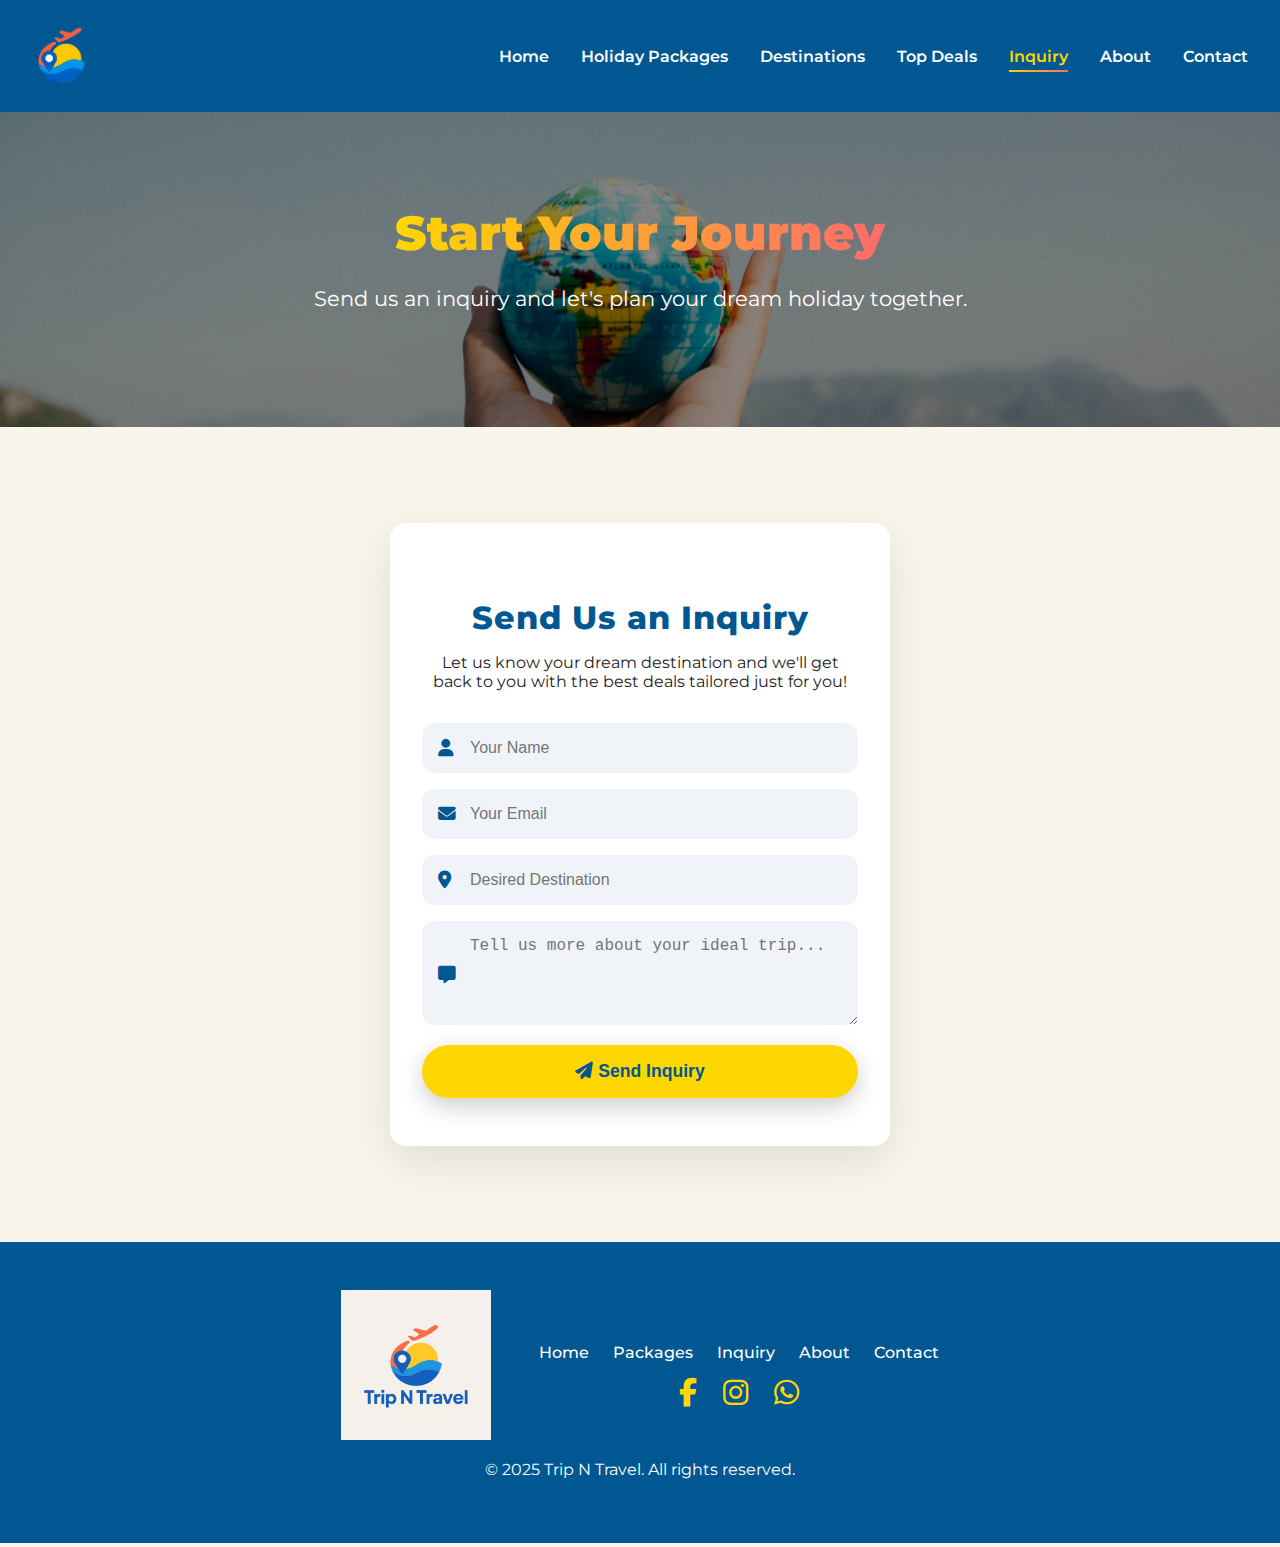
<file: inquiry.html>
<!DOCTYPE html>
<html lang="en">
<head>

<!-- Google tag (gtag.js) -->
<script async src="https://www.googletagmanager.com/gtag/js?id=G-T3VGVEDZ7V"></script>
<script>
  window.dataLayer = window.dataLayer || [];
  function gtag(){dataLayer.push(arguments);}
  gtag('js', new Date());

  gtag('config', 'G-T3VGVEDZ7V');
</script>

  <meta charset="UTF-8" />
  <meta name="viewport" content="width=device-width, initial-scale=1.0"/>
  <link rel="stylesheet" href="style.css">
  <title>Inquiry - Trip N Travel</title>
  <link rel="icon" href="images/favicon.png" type="image/png">
  <link href="https://fonts.googleapis.com/css2?family=Montserrat:wght@500;700;900&display=swap" rel="stylesheet">
  <link rel="stylesheet" href="https://cdnjs.cloudflare.com/ajax/libs/font-awesome/6.4.0/css/all.min.css" />
</head>
<body>

  <header>
    <div class="logo">
      <img src="images/logo.png" alt="Trip N Travel Logo" />
    </div>
    <nav>
      <div class="menu-toggle" id="mobile-menu">
        <i class="fas fa-bars"></i>
      </div>
      <ul class="nav-list">
            <li><a href="index.html">Home</a></li>
            <li><a href="packages.html">Holiday Packages</a></li>
            <li><a href="destinations.html">Destinations</a></li>
            <li><a href="topDeals.html">Top Deals</a></li>
            <li><a href="inquiry.html" class="active">Inquiry</a></li>
            <li><a href="about.html">About</a></li>
            <li><a href="contact.html">Contact</a></li>
      </ul>
    </nav>
  </header>

  <!-- Hero (smaller size) -->
  <section class="hero inquiry-hero" style="background-image: url('images/inquiry-hero.jpg');">
    <div class="hero-content">
      <h1>Start Your Journey</h1>
      <p>Send us an inquiry and let's plan your dream holiday together.</p>
    </div>
  </section>

  <!-- Inquiry form -->
  <section class="inquiry-section">
    <div class="inquiry-container">
      <h2>Send Us an Inquiry</h2>
      <p>Let us know your dream destination and we'll get back to you with the best deals tailored just for you!</p>
      <form id="inquiry-form" class="inquiry-form">
        <div class="input-group">
          <i class="fa-solid fa-user"></i>
          <input type="text" name="name" placeholder="Your Name" required>
        </div>
        <div class="input-group">
          <i class="fa-solid fa-envelope"></i>
          <input type="email" name="email" placeholder="Your Email" required>
        </div>
        <div class="input-group">
          <i class="fa-solid fa-map-marker-alt"></i>
          <input type="text" name="destination" placeholder="Desired Destination" required>
        </div>
        <div class="input-group">
          <i class="fa-solid fa-message"></i>
          <textarea name="message" rows="4" placeholder="Tell us more about your ideal trip..."></textarea>
        </div>
        <button type="submit" class="btn"><i class="fa-solid fa-paper-plane"></i> Send Inquiry</button>
      </form>
    </div>
  </section>
    

  <footer>
    <div class="footer-content">
      <div class="footer-logo">
        <img src="images/footer-logo.png" alt="Trip N Travel Logo" />
      </div>
      <div class="footer-links">
        <nav>
            <ul>
                <li><a href="index.html">Home</a></li>
                <li><a href="packages.html">Packages</a></li>
                <li><a href="inquiry.html">Inquiry</a></li>
                <li><a href="about.html">About</a></li>
                <li><a href="contact.html">Contact</a></li>
              </ul>
        </nav>
        <div class="socials">
          <a href="#"><i class="fab fa-facebook-f"></i></a>
          <a href="#"><i class="fab fa-instagram"></i></a>
          <a href="#"><i class="fab fa-whatsapp"></i></a>
        </div>
      </div>
    </div>
    <p>&copy; 2025 Trip N Travel. All rights reserved.</p>
  </footer>

  <script>
    const mobileMenu = document.getElementById('mobile-menu');
    const navList = document.querySelector('.nav-list');
    mobileMenu.addEventListener('click', () => {
      navList.classList.toggle('active');
    });
  </script>

<script>
    const form = document.getElementById('inquiry-form');
    form.addEventListener('submit', async function(e) {
      e.preventDefault();
    
      const name = form.name.value;
      const email = form.email.value;
      const destination = form.destination.value;
      const message = form.message.value;
    
      if (!name || !email || !destination) {
        alert("Please fill out all required fields.");
        return;
      }
    
      const data = {
        name: name,
        email: email,
        destination: destination,
        message: message
      };
    
      try {
        const response = await fetch("https://script.google.com/macros/s/AKfycbwt5-ctX09urtU6Tym-uVIixfhymo0A4fafHDqlVsX_V_Iy8-GLnnuN21HHG2sOiSFqRQ/exec", {
          method: "POST",
          body: JSON.stringify(data),
          headers: {
            "Content-Type": "application/json"
          }
        });
    
        const result = await response.json();
    
        if (result.result === "success") {
          alert("Thank you! Your inquiry has been sent successfully.");
          form.reset();
        } else {
          alert("Oops! Something went wrong. Please try again.");
        }
      } catch (error) {
        alert("Error submitting form. Please check your connection and try again.");
      }
    });
    </script>    

</body>
</html>
</file>
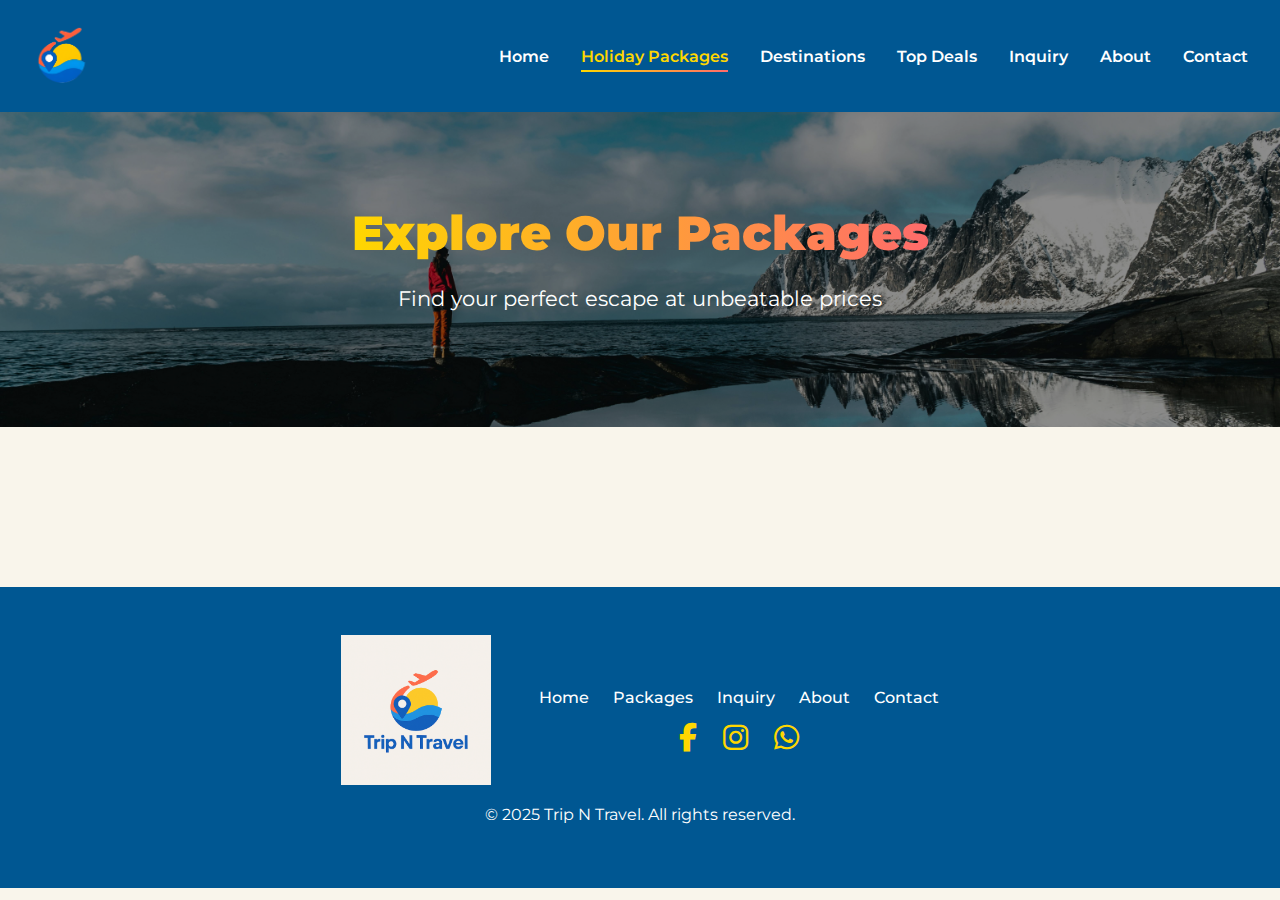
<file: packages.html>
<!DOCTYPE html>
<html lang="en">
<head>

    <!-- Google tag (gtag.js) -->
<script async src="https://www.googletagmanager.com/gtag/js?id=G-T3VGVEDZ7V"></script>
<script>
  window.dataLayer = window.dataLayer || [];
  function gtag(){dataLayer.push(arguments);}
  gtag('js', new Date());

  gtag('config', 'G-T3VGVEDZ7V');
</script>

  <meta charset="UTF-8" />
  <meta name="viewport" content="width=device-width, initial-scale=1.0"/>
  <link rel="stylesheet" href="style.css" />
  <title>Holiday Packages - Trip N Travel</title>
  <link rel="icon" href="images/favicon.png" type="image/png">
  <link href="https://fonts.googleapis.com/css2?family=Montserrat:wght@500;700;900&display=swap" rel="stylesheet">
  <link rel="stylesheet" href="https://cdnjs.cloudflare.com/ajax/libs/font-awesome/6.4.0/css/all.min.css" />
</head>
<body>
  <!-- HEADER -->
  <header>
    <div class="logo">
      <img src="images/logo.png" alt="Trip N Travel Logo" />
    </div>
    <nav>
      <div class="menu-toggle" id="mobile-menu">
        <i class="fas fa-bars"></i>
      </div>
      <ul class="nav-list">
        <li><a href="index.html">Home</a></li>
        <li><a href="packages.html" class="active">Holiday Packages</a></li>
        <li><a href="destinations.html">Destinations</a></li>
        <li><a href="top-deals.html">Top Deals</a></li>
        <li><a href="inquiry.html">Inquiry</a></li>
        <li><a href="about.html">About</a></li>
        <li><a href="contact.html">Contact</a></li>
      </ul>
    </nav>
  </header>

  <!-- HERO -->
  <section class="hero deals-hero" style="background-image: url('images/packages-hero.jpg');">
    <div class="hero-content">
      <h1>Explore Our Packages</h1>
      <p>Find your perfect escape at unbeatable prices</p>
    </div>
  </section>

  <!-- PACKAGES GRID -->
  <section class="container packages-grid" id="packages-container"></section>

  <!-- FOOTER -->
  <footer>
    <div class="footer-content">
      <div class="footer-logo">
        <img src="images/footer-logo.png" alt="Trip N Travel Logo" />
      </div>
      <div class="footer-links">
        <nav>
          <ul>
            <li><a href="index.html">Home</a></li>
            <li><a href="packages.html">Packages</a></li>
            <li><a href="inquiry.html">Inquiry</a></li>
            <li><a href="about.html">About</a></li>
            <li><a href="contact.html">Contact</a></li>
          </ul>
        </nav>
        <div class="socials">
          <a href="#"><i class="fab fa-facebook-f"></i></a>
          <a href="#"><i class="fab fa-instagram"></i></a>
          <a href="#"><i class="fab fa-whatsapp"></i></a>
        </div>
      </div>
    </div>
    <p>&copy; 2025 Trip N Travel. All rights reserved.</p>
  </footer>

  <script>
    fetch('https://api.sheety.co/909819c25c5ee5a4ae8a1010d6094747/packagesTripNTravel/onWebsite')
      .then(response => response.json())
      .then(data => {
        const packages = data.onWebsite;
        const container = document.getElementById('packages-container');

        packages.forEach(pkg => {
          const stars = '<i class="fa-solid fa-star"></i>'.repeat(pkg.stars);
          container.innerHTML += `
            <div class="package-card">
              <div class="card-image" style="background-image: url('images/package-image/${pkg.image}');"></div>
              <div class="card-content">
                <h3>${pkg.title}</h3>
                <p class="stars">${stars}</p>
                <p>${pkg.description}</p>
                <span class="price-tag">${pkg.price}</span>
                <a href="mailto:info@tripntravel.com?subject=${encodeURIComponent(pkg.emailSubject)}" class="btn">
                  <i class="fa-solid fa-envelope"></i> Email Us
                </a>
                <a href="tel:+441234567890" onclick="alert('Operator: Customer is interested in ${pkg.phoneMessage}');" class="btn-outline">
                  <i class="fa-solid fa-phone"></i> Call Us
                </a>
              </div>
            </div>
          `;
        });
      });
  </script>

  <script>
    const mobileMenu = document.getElementById('mobile-menu');
    const navList = document.querySelector('.nav-list');
    mobileMenu.addEventListener('click', () => {
      navList.classList.toggle('active');
    });
  </script>
</body>
</html>
</file>
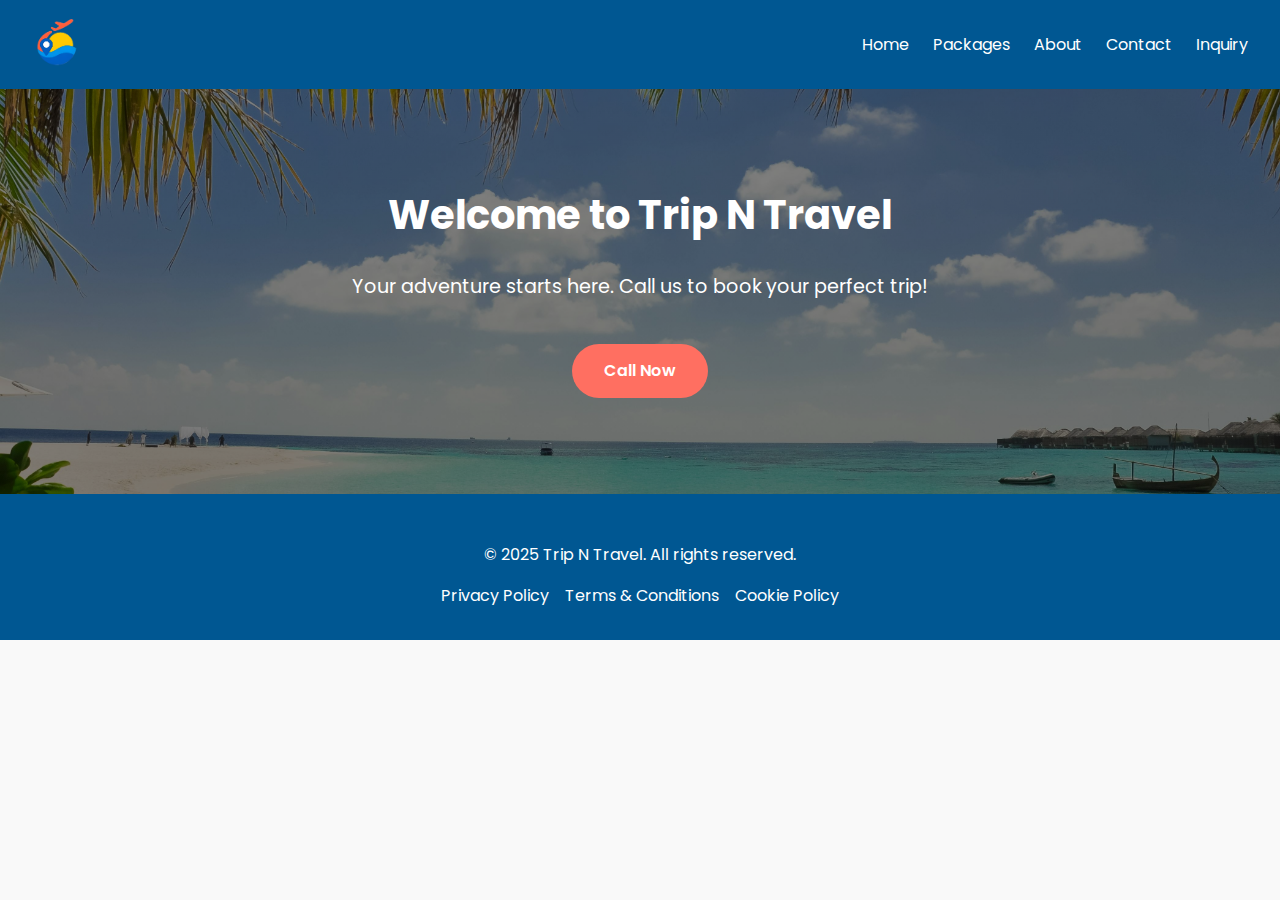
<file: testing.html>
<!DOCTYPE html>
<html lang="en">
<head>
  <meta charset="UTF-8" />
  <meta name="viewport" content="width=device-width, initial-scale=1.0"/>
  <title>Trip N Travel</title>
  <style>
    @import url('https://fonts.googleapis.com/css2?family=Poppins:wght@400;600;700&display=swap');

:root {
  --blue: #005792;
  --yellow: #FFD700;
  --coral: #FF6F61;
  --text-dark: #222;
  --text-light: #fff;
}

body {
  margin: 0;
  font-family: 'Poppins', sans-serif;
  color: var(--text-dark);
  background-color: #f9f9f9;
}

header {
  background-color: var(--blue);
  color: var(--text-light);
  padding: 1rem 2rem;
  display: flex;
  justify-content: space-between;
  align-items: center;
}

header .logo img {
  height: 50px;
}

nav ul {
  list-style: none;
  display: flex;
  gap: 1.5rem;
  margin: 0;
  padding: 0;
}

nav a {
  color: var(--text-light);
  text-decoration: none;
  position: relative;
  padding: 5px 0;
  transition: color 0.3s;
}

nav a::after {
  content: "";
  position: absolute;
  width: 0%;
  height: 2px;
  bottom: 0;
  left: 0;
  background-color: var(--yellow);
  transition: width 0.3s;
}

nav a:hover {
  color: var(--yellow);
}

nav a:hover::after {
  width: 100%;
}

.hero {
  background: linear-gradient(rgba(0, 0, 0, 0.5), rgba(0, 0, 0, 0.5)),
              url('images/hero-banner.jpg') center/cover no-repeat;
  padding: 6rem 2rem;
  text-align: center;
  color: var(--text-light);
}

.hero h1 {
  margin-top: 0;
  font-size: 2.5rem;
}

.hero p {
  font-size: 1.2rem;
}

.btn-primary {
  background-color: var(--coral);
  color: var(--text-light);
  padding: 0.9rem 2rem;
  text-decoration: none;
  border-radius: 50px;
  display: inline-block;
  margin-top: 1.5rem;
  font-weight: 600;
  transition: transform 0.3s, box-shadow 0.3s;
}

.btn-primary:hover {
  transform: translateY(-3px);
  box-shadow: 0 8px 20px rgba(0, 0, 0, 0.2);
}

footer {
  background-color: var(--blue);
  color: var(--text-light);
  text-align: center;
  padding: 2rem 1rem;
}

footer nav ul {
  display: flex;
  flex-wrap: wrap;
  justify-content: center;
  gap: 1rem;
  margin: 1rem 0 0 0;
  padding: 0;
  list-style: none;
}

footer nav a {
  color: var(--text-light);
  text-decoration: none;
}

@media (max-width: 768px) {
  header {
    flex-direction: column;
    align-items: flex-start;
  }

  nav ul {
    justify-content: center;
    width: 100%;
    margin-top: 0.5rem;
  }

  .hero {
    padding: 4rem 1rem;
  }

  .hero h1 {
    font-size: 2rem;
  }

  .btn-primary {
    padding: 0.7rem 1.5rem;
    font-size: 1rem;
  }
}

  </style>
</head>
<body>
  <header>
    <div class="logo">
      <img src="images/logo.png" alt="Trip N Travel Logo" />
    </div>
    <nav>
      <ul>
        <li><a href="index.html">Home</a></li>
        <li><a href="packages.html">Packages</a></li>
        <li><a href="about.html">About</a></li>
        <li><a href="contact.html">Contact</a></li>
        <li><a href="inquiry.html">Inquiry</a></li>
      </ul>
    </nav>
  </header>

  <main>
    <section class="hero">
      <h1>Welcome to Trip N Travel</h1>
      <p>Your adventure starts here. Call us to book your perfect trip!</p>
      <a href="tel:+441234567890" class="btn-primary">Call Now</a>
    </section>

    <!-- Page-specific content goes here -->
  </main>

  <footer>
    <p>&copy; 2025 Trip N Travel. All rights reserved.</p>
    <nav>
      <ul>
        <li><a href="privacy.html">Privacy Policy</a></li>
        <li><a href="terms.html">Terms & Conditions</a></li>
        <li><a href="cookie-policy.html">Cookie Policy</a></li>
      </ul>
    </nav>
  </footer>
</body>
</html>
</file>
<file: style.css>
/* ================================
  VARIABLES & BASE
================================ */

/* Universal fix for overflow */
*, *::before, *::after {
  box-sizing: border-box;
}

:root {
  --deep-blue: #005792;
  --blue: #0077B6;
  --yellow: #FFD700;
  --coral: #FF6B6B;
  --beige: #F9F5EB;
  --text-dark: #222;
  --text-light: #fff;
}

body {
  margin: 0;
  font-family: 'Montserrat', sans-serif;
  background: var(--beige);
  color: var(--deep-blue);
}

a {
  text-decoration: none;
  color: inherit;
}

/* ================================
  HEADER & NAVIGATION
================================ */
header {
  background: var(--deep-blue);
  display: flex;
  justify-content: space-between;
  align-items: center;
  padding: 1.5rem 2rem;
  position: sticky;
  top: 0;
  z-index: 999;
}

.logo img {
  height: 60px;
}

.menu-toggle {
  display: none;
  font-size: 2rem;
  color: var(--text-light);
  cursor: pointer;
}

.nav-list li a.active {
  color: var(--yellow);
}

.nav-list li a.active::after {
  width: 100%;
}  

.nav-list {
  list-style: none;
  display: flex;
  gap: 2rem;
  margin: 0;
  padding: 0;
}

.nav-list li a {
  color: var(--text-light);
  font-weight: 600;
  position: relative;
}

.nav-list li a::after {
  content: "";
  position: absolute;
  width: 0%;
  height: 2px;
  bottom: -6px;
  left: 0;
  background: linear-gradient(90deg, var(--yellow), var(--coral));
  transition: width 0.4s ease;
}

.nav-list li a:hover::after {
  width: 100%;
}

.nav-list li a:hover {
  color: var(--yellow);
}

/* ================================
  HERO SECTION
================================ */
.hero {
  height: 92vh;
  display: flex;
  justify-content: center;
  align-items: center;
  text-align: center;
  background: linear-gradient(rgba(0,0,0,0.3), rgba(0,0,0,0.3)), url('images/hero-banner.jpg') center/cover no-repeat;
  position: relative;
}

.hero-content {
  z-index: 2;
  display: flex;
  flex-direction: column;
  align-items: center;
  max-width: 800px;
  width: 90%;
  color: var(--text-light);
}

.logo-hero {
  max-width: 120px;
  margin-bottom: 1rem;
}

.hero h1 {
  font-size: 3rem;
  font-weight: 900;
  margin: 0.5rem 0;
  background: linear-gradient(90deg, var(--yellow), var(--coral));
  -webkit-background-clip: text;
  -webkit-text-fill-color: transparent;
}

.hero p {
  font-size: 1.3rem;
  margin: 1rem 0 2rem;
}

.hero-buttons {
  display: flex;
  gap: 1rem;
  flex-wrap: wrap;
  justify-content: center;
}

.scroll-indicator {
  position: absolute;
  bottom: 30px;
  left: 50%;
  transform: translateX(-50%);
  display: flex;
  flex-direction: column;
  align-items: center;
  z-index: 3;
}

.scroll-indicator .mouse {
  width: 30px;
  height: 50px;
  border: 2px solid var(--yellow);
  border-radius: 20px;
  position: relative;
}

.scroll-indicator .wheel {
  width: 6px;
  height: 6px;
  background: var(--coral);
  border-radius: 50%;
  position: absolute;
  top: 10px;
  left: 50%;
  transform: translateX(-50%);
  animation: wheelMove 1.5s infinite;
}

@keyframes wheelMove {
  0% { opacity: 1; top: 10px; }
  50% { opacity: 0.5; top: 25px; }
  100% { opacity: 0; top: 35px; }
}

.scroll-indicator span {
  margin-top: 10px;
  font-size: 0.9rem;
  color: var(--text-light);
  letter-spacing: 1px;
}

/* ================================
  BUTTONS
================================ */
.btn {
  padding: 1rem 2.5rem;
  border-radius: 50px;
  border: none;
  font-weight: 700;
  font-size: 1rem;
  cursor: pointer;
  transition: all 0.4s ease;
  background: linear-gradient(90deg, var(--yellow), var(--coral));
  color: var(--text-dark);
  box-shadow: 0 8px 25px rgba(0,0,0,0.2);
}

.btn:hover {
  background: linear-gradient(90deg, var(--coral), var(--yellow));
  color: var(--text-light);
  transform: translateY(-4px);
}

.btn-outline {
  background: transparent;
  border: 2px solid var(--coral);
  color: var(--coral);
  padding: 0.75rem 2rem;
  border-radius: 50px;
  font-weight: 700;
  transition: all 0.4s;
}

.btn-outline:hover {
  background: var(--coral);
  color: var(--text-light);
}

.container {
  max-width: 1200px;
  margin: auto;
  padding: 5rem 2rem;
}

section h2 {
  text-align: center;
  margin-bottom: 3rem;
  font-size: 3rem;
  font-weight: 900;
  letter-spacing: 1px;
}

/* ================================
  WHY BOOK & PACKAGES
================================ */
.blue-section {
  background: linear-gradient(to right, var(--blue), #0096c7);
  color: var(--text-light);
  padding: 5rem 2rem;
}

.why-book, .packages {
  display: grid;
  grid-template-columns: repeat(auto-fit, minmax(250px, 1fr));
  gap: 2.5rem;
  text-align: center;
}

.why-book div, .card {
  background: var(--beige);
  border-radius: 20px;
  padding: 2rem;
  box-shadow: 0 15px 35px rgba(0,0,0,0.1);
  transition: all 0.4s ease;
  color: var(--deep-blue);
}

.why-book div:hover, .card:hover {
  transform: translateY(-7px);
  box-shadow: 0 20px 50px rgba(0,0,0,0.2);
}

.why-book i {
  font-size: 3rem;
  color: var(--yellow);
  margin-bottom: 1rem;
}

.card-image {
  height: 250px;
  background-size: cover;
  background-position: center;
  border-radius: 15px 15px 0 0;
  transition: transform 0.4s;
}

.card:hover .card-image {
  transform: scale(1.1);
}

.card-content {
  padding: 2rem;
}

.price-tag {
  display: inline-block;
  background: linear-gradient(90deg, var(--yellow), var(--coral));
  color: var(--text-dark);
  padding: 0.5rem 1rem;
  border-radius: 50px;
  font-weight: 700;
  margin: 0.5rem 0;
}

.card-content .btn-outline {
  display: block;
  width: fit-content;
  margin: 1rem auto 0;
}

/*certifications*/

.certifications {
  background: linear-gradient(to right, var(--blue), #0096c7);
  padding: 5rem 2rem;
  text-align: center;
  color: var(--text-light);
}

.cert-grid {
  display: flex;
  flex-wrap: wrap;
  justify-content: center;
  gap: 2rem;
}

.cert-box {
  background: #fff;
  color: var(--deep-blue);
  border-radius: 20px;
  padding: 1.5rem;
  width: 160px;
  text-align: center;
  box-shadow: 0 8px 25px rgba(0,0,0,0.1);
  transition: transform 0.3s ease;
}

.cert-box i {
  font-size: 2rem;
  color: var(--coral);
  margin-bottom: 0.5rem;
}

.cert-box p {
  margin: 0;
  font-weight: 600;
  font-size: 0.95rem;
}

.cert-box:hover {
  transform: translateY(-5px);
}


/* ================================
  PROMO BANNER
================================ */
.promo-banner {
  background: linear-gradient(to right, var(--blue), #0096c7);
  color: var(--text-light);
  font-weight: 700;
  font-size: 0.95rem;
  overflow: hidden;
  white-space: nowrap;
  height: 40px;
  display: flex;
  align-items: center;
  justify-content: center;
}

.promo-banner p {
  display: inline-block;
  padding-left: 100%;
  animation: ticker 15s linear infinite;
}

@keyframes ticker {
  0% { transform: translateX(0); }
  100% { transform: translateX(-100%); }
}

/* ================================
  CTA SECTION
================================ */
.cta-banner {
  background: #fff;
  color: var(--deep-blue);
  text-align: center;
  padding: 4rem 3rem;
  border-radius: 25px;
  margin: 5rem 2rem; /* Give more room around the box */
  box-shadow: 0 20px 60px rgba(0,0,0,0.1);
  max-width: 800px;
}

.cta-banner .cta-icon {
  color: var(--yellow);
  font-size: 5rem;
  margin-bottom: 0.5rem;
}

.cta-buttons {
  display: flex;
  gap: 1rem;
  justify-content: center;
  flex-wrap: wrap;
}

/* ================================
  NEWSLETTER
================================ */
.newsletter {
  background: #fff;
  color: var(--deep-blue);
  text-align: center;
  padding: 6rem 2rem;
  border-radius: 25px;
  margin: 5rem auto;
  box-shadow: 0 15px 40px rgba(0,0,0,0.1);
  max-width: 700px;
}

.newsletter-icon {
  font-size: 5rem;
  color: var(--coral);
  margin-bottom: 0.5rem;
}

.newsletter h2 {
  font-size: 2.5rem;
  margin-bottom: 1rem;
  font-weight: 900;
}

.newsletter p {
  font-size: 1.1rem;
  margin-bottom: 2rem;
}

.newsletter form {
  display: flex;
  justify-content: center;
  flex-wrap: wrap;
  gap: 0.5rem;
}

.newsletter input[type="email"] {
  padding: 1rem;
  border: 2px solid var(--deep-blue);
  border-radius: 50px;
  width: 250px;
  max-width: 100%;
  font-size: 1rem;
}

.newsletter button {
  background: linear-gradient(90deg, var(--yellow), var(--coral));
  color: var(--text-dark);
  padding: 1rem 2rem;
  border: none;
  border-radius: 50px;
  font-weight: 700;
  font-size: 1rem;
  transition: all 0.4s;
}

.newsletter button:hover {
  background: linear-gradient(90deg, var(--coral), var(--yellow));
  color: var(--text-light);
}

/* ================================
  TESTIMONIALS
================================ */
.testimonials {
  background: linear-gradient(to right, var(--blue), #0096c7);
  color: var(--text-light);
  padding: 5rem 2rem;
  text-align: center;
}

.testimonials h2 {
  font-size: 2.8rem;
  font-weight: 900;
  margin-bottom: 3rem;
}

.testimonial-carousel {
  max-width: 700px;
  margin: 0 auto;
}

.testimonial {
  display: none;
  background: rgba(255, 255, 255, 0.1);
  padding: 2rem;
  border-radius: 15px;
}

.testimonial.active {
  display: block;
}

.testimonial p {
  font-style: italic;
  margin-bottom: 1rem;
}

.testimonial h4 {
  margin: 0;
  font-weight: 700;
  color: var(--yellow);
}

/* ================================
  FOOTER
================================ */
footer {
  background: var(--deep-blue);
  color: var(--text-light);
  text-align: center;
  padding: 3rem 2rem;
}

.footer-content {
  display: flex;
  flex-wrap: wrap;
  justify-content: center;
  align-items: center;
  gap: 3rem;
  text-align: center;
}

.footer-logo img {
  max-width: 150px;
}

.footer-links nav ul {
  display: flex;
  flex-wrap: wrap;
  justify-content: center;
  gap: 1.5rem;
  list-style: none;
  margin: 1rem 0;
  padding: 0;
}

.footer-links nav a {
  color: var(--text-light);
  font-size: 1rem;
  font-weight: 500;
  transition: color 0.4s ease;
}

.footer-links nav a:hover {
  color: var(--yellow);
}

.footer-links .socials i {
  margin: 0 0.7rem;
  font-size: 1.8rem;
  color: var(--yellow);
  transition: color 0.4s ease;
}

.footer-links .socials i:hover {
  color: var(--coral);
}

/* ================================
  SCROLLBAR
================================ */
::-webkit-scrollbar {
  width: 12px;
}
::-webkit-scrollbar-track {
  background: var(--beige);
}
::-webkit-scrollbar-thumb {
  background: linear-gradient(var(--yellow), var(--coral));
  border-radius: 10px;
}
::-webkit-scrollbar-thumb:hover {
  background: linear-gradient(var(--coral), var(--yellow));
}
html {
  scrollbar-width: thin;
  scrollbar-color: var(--coral) var(--beige);
}

/* ================================
  RESPONSIVE
================================ */
@media (max-width: 768px) {
  .menu-toggle {
    display: block;
  }

  .nav-list {
    flex-direction: column;
    background: var(--deep-blue);
    position: absolute;
    top: 80px;
    right: 0;
    width: 100%;
    padding: 1rem 0;
    display: none;
  }

  .nav-list.active {
    display: flex;
  }

  .hero h1 {
    font-size: 1.8rem;
  }

  .hero p {
    font-size: 1rem;
  }

  .hero-buttons {
    flex-direction: column;
  }

  .why-book, .packages {
    grid-template-columns: 1fr;
  }

  .cta-banner, .newsletter {
    padding: 2rem 1rem;
    margin: 3rem 1rem;
  }

  .cta-banner h2, .newsletter h2 {
    font-size: 1.6rem;
  }

  .cta-banner p, .newsletter p {
    font-size: 1rem;
  }

  .cta-buttons, .newsletter form {
    flex-direction: column;
    gap: 0.8rem;
  }

  .footer-content {
    flex-direction: column;
  }

  .footer-links nav ul {
    flex-direction: column;
    gap: 0.5rem;
  }
}


  /*ABOUT US PAGE*/
  /* === About Page Hero === */
.about-hero {
    height: 35vh;
    display: flex;
    justify-content: center;
    align-items: center;
    text-align: center;
    background: linear-gradient(rgba(0,0,0,0.5), rgba(0,0,0,0.5)), 
    url('images/about-hero.jpg') center center / cover no-repeat;
    color: var(--text-light);
}

.about-hero h1 {
    font-size: 3rem;
    font-weight: 900;
    background: linear-gradient(90deg, var(--yellow), var(--coral));
    -webkit-background-clip: text;
    -webkit-text-fill-color: transparent;
  }
  

.about-section {
    display: grid;
    grid-template-columns: repeat(auto-fit, minmax(250px, 1fr));
    gap: 2rem;
    margin: 4rem auto;
}

.about-card {
    background: var(--beige);
    padding: 2rem;
    border-radius: 20px;
    text-align: center;
    box-shadow: 0 10px 30px rgba(0,0,0,0.1);
    transition: transform 0.3s, box-shadow 0.3s, background 0.3s, color 0.3s;
}

.about-card i {
    font-size: 3rem;
    color: var(--yellow);
    margin-bottom: 1rem;
}

.about-card h3 {
    font-size: 1.5rem;
    margin-bottom: 1rem;
    font-weight: 700;
}

.about-card p {
    transition: color 0.3s;
}

.about-card:hover {
    background: var(--coral);
    color: var(--text-light);
    transform: translateY(-5px);
    box-shadow: 0 15px 40px rgba(0,0,0,0.2);
}

.about-card:hover i {
    color: var(--yellow);
}

.about-card:hover p {
    color: var(--text-light);
}

.team-section {
    text-align: center;
    margin: 4rem auto;
}

.team-section h2 {
    font-size: 2.5rem;
    margin-bottom: 2rem;
    font-weight: 900;
    background: linear-gradient(90deg, var(--yellow), var(--coral));
    -webkit-background-clip: text;
    -webkit-text-fill-color: transparent;
}

.team-photo {
    max-width: 100%;
    border-radius: 20px;
    box-shadow: 0 10px 30px rgba(0,0,0,0.1);
    transition: transform 0.3s ease;
}

.team-photo:hover {
    transform: scale(1.03);
}

/* About cards container */
.about-grid {
    display: grid;
    grid-template-columns: repeat(auto-fit, minmax(250px, 1fr));
    gap: 2rem;
    margin-bottom: 3rem; /* reduced margin below the grid */
}

/* Team section adjustments */
.team-section {
    text-align: center;
    margin: 2rem auto; /* reduce top and bottom spacing */
}

.team-section h2 {
    font-size: 2.5rem;
    margin-bottom: 1.5rem;
    font-weight: 900;
    background: linear-gradient(90deg, var(--yellow), var(--coral));
    -webkit-background-clip: text;
    -webkit-text-fill-color: transparent;
}

/* Team image adjustments */
.team-photo {
    max-width: 400px; /* smaller image width */
    width: 90%;
    border-radius: 20px;
    box-shadow: 0 10px 30px rgba(0,0,0,0.1);
    transition: transform 0.3s ease;
}

.team-photo:hover {
    transform: scale(1.03);
}

/* Blue separator */
.separator {
    width: 100%;
    height: 2px;
    background: var(--blue);
    margin: 2rem auto;
    border-radius: 2px;
}

.separator-icons {
    background: var(--deep-blue);
    padding: 2rem 0; /* slightly more vertical padding */
    text-align: center;
    border-top: none;
    border-bottom: none;
  }
  
  .separator-icons i {
    color: var(--beige);
    font-size: 1.7rem;
    margin: 0 0.5rem;
    transition: transform 0.3s ease;
  }
  
  .separator-icons i:hover {
    transform: translateY(-4px);
  }
  
  .about-cards {
    margin-bottom: 2rem; /* reduce spacing below the grid cards */
  }
  
  .team-section {
    margin-top: 2rem; /* pull it closer to icons bar */
  }
  
  
  .team-section {
    text-align: center;
    margin-top: 2rem;
  }
  
  .team-section h2 {
    color: var(--coral);
    font-size: 2.5rem;
    margin-bottom: 1.5rem;
    font-weight: 900;
  }
  
  .team-content {
    display: flex;
    flex-direction: column;
    align-items: center;
    gap: 1.5rem;
  }
  
  .team-content img {
    width: 300px;
    border-radius: 15px;
    box-shadow: 0 10px 30px rgba(0,0,0,0.1);
  }
  
  .team-content p {
    max-width: 600px;
    color: var(--deep-blue);
    font-size: 1.1rem;
    line-height: 1.6;
  }
  
  /* =========================
   CONTACT US PAGE CSS
   ========================= */

/* --- Contact Card Styles --- */
/* Contact Hero specific styling */
.hero-contact {
    height: 35vh;
    display: flex;
    justify-content: center;
    align-items: center;
    text-align: center;
    position: relative;
    background: linear-gradient(rgba(0,0,0,0.5), rgba(0,0,0,0.5)), 
                url('images/contact-hero.jpg') center center / cover no-repeat;
  }
  
  
  .hero-contact h1 {
    font-size: 3rem; /* match About Us page */
    font-weight: 900;
    margin: 0.5rem 0;
    background: linear-gradient(90deg, var(--yellow), var(--coral));
    -webkit-background-clip: text;
    -webkit-text-fill-color: transparent;
  }
  
  .hero-contact p {
    margin-top: 1rem;
    font-size: 1.2rem;
    max-width: 600px;
    line-height: 1.5;
    color: var(--text-light);
    text-shadow: 0 1px 3px rgba(0,0,0,0.6);
  }  

.contact-card {
    transition: all 0.4s ease;
    background: var(--beige);
    border-radius: 20px;
    padding: 2rem;
    box-shadow: 0 15px 35px rgba(0,0,0,0.1);
    text-align: center;
    cursor: pointer;
}

.contact-card i {
    font-size: 3rem;
    margin-bottom: 1rem;
    transition: color 0.4s ease;
}

.contact-card:hover {
    background: var(--coral);
    color: var(--text-light);
}

.contact-card:hover i {
    color: var(--yellow);
}

/* --- Blue Sandwich Background Section --- */
.blue-background {
    background: linear-gradient(to right, var(--blue), #0096c7);
    color: var(--text-light);
    padding: 5rem 2rem; /* adjust spacing as needed */
    text-align: center;
}

.blue-background h2,
.blue-background p {
    color: var(--text-light);
}

/* --- CTA Banner Styles (Pop-out Box) --- */
.cta-banner {
    background: #fff; /* white pop-out */
    color: var(--deep-blue);
    text-align: center;
    padding: 4rem 2rem;
    border-radius: 25px;
    margin: 0 auto;
    box-shadow: 0 20px 60px rgba(0,0,0,0.1);
    max-width: 800px;
}

.cta-banner .cta-icon {
    color: var(--coral); /* changed to coral for contrast */
    font-size: 5rem;
    margin-bottom: 0.5rem;
}

.cta-banner h2 {
    color: var(--coral); /* heading inside CTA box */
    font-size: 2.5rem;
    margin-bottom: 1rem;
    font-weight: 900;
}

.cta-banner p {
    color: var(--deep-blue);
    font-size: 1.2rem;
    margin-bottom: 2rem;
    max-width: 600px;
    margin-left: auto;
    margin-right: auto;
}

.cta-buttons {
    display: flex;
    gap: 1rem;
    justify-content: center;
    flex-wrap: wrap;
}

.cta-banner .btn {
    background: linear-gradient(90deg, var(--yellow), var(--coral));
    color: var(--text-dark);
    padding: 1rem 2.5rem;
    border: none;
    border-radius: 50px;
    font-weight: 700;
    transition: all 0.4s;
}

.cta-banner .btn:hover {
    background: linear-gradient(90deg, var(--coral), var(--yellow));
    color: var(--text-light);
    transform: translateY(-4px);
}

/* --- Container spacing helper --- */
.container + .container {
    margin-top: 2rem;
}

/* --- Blue background buttons (if any) --- */
.blue-background .btn {
    background: var(--yellow);
    color: var(--deep-blue);
}

.blue-background .btn:hover {
    background: var(--coral);
    color: var(--text-light);
}

/*PACKAGES PAGE*/
/* Packages grid style */
.packages-grid {
    display: grid;
    grid-template-columns: repeat(auto-fit, minmax(280px, 1fr));
    gap: 2rem;
  }
  
  /* Card style */
  .package-card {
    background: var(--beige);
    border-radius: 20px;
    overflow: hidden;
    box-shadow: 0 15px 35px rgba(0,0,0,0.1);
    transition: all 0.4s ease;
    text-align: center;
  }
  
  .package-card:hover {
    transform: translateY(-7px);
    box-shadow: 0 20px 50px rgba(0,0,0,0.2);
  }
  
  .package-card .card-image {
    height: 220px;
    background-size: cover;
    background-position: center;
    transition: transform 0.4s;
  }
  
  .package-card:hover .card-image {
    transform: scale(1.05);
  }
  
  .package-card .card-content {
    padding: 2rem;
  }
  
  .package-card .stars i {
    color: #FFD700;
    margin: 0 1px;
  }
  
  .package-card .price-tag {
    display: inline-block;
    background: linear-gradient(90deg, var(--yellow), var(--coral));
    color: var(--text-dark);
    padding: 0.5rem 1rem;
    border-radius: 50px;
    font-weight: 700;
    margin: 0.8rem 0;
  }
  
  .package-card .btn, 
  .package-card .btn-outline {
    display: block;
    width: 100%;
    margin: 0.4rem 0;
    padding: 0.7rem 1rem;
    font-size: 0.95rem;
    }

   /* Inquiry Form Section */
   /* Inquiry Hero Overlay */
.inquiry-hero {
  height: 35vh;
  background-size: cover;
  background-position: center;
  position: relative;
  display: flex;
  justify-content: center;
  align-items: center;
  color: white;
}

.inquiry-hero::after {
  content: "";
  position: absolute;
  top: 0; left: 0;
  width: 100%;
  height: 100%;
  background: rgba(0, 0, 0, 0.45);
}

.inquiry-hero .hero-content {
  position: relative;
  z-index: 1;
  text-align: center;
}

/* Inquiry Section */
/* Inquiry Hero Overlay */
.inquiry-hero {
  height: 35vh;
  background-size: cover;
  background-position: center;
  position: relative;
  display: flex;
  justify-content: center;
  align-items: center;
  color: white;
}

.inquiry-hero::after {
  content: "";
  position: absolute;
  top: 0; left: 0;
  width: 100%;
  height: 100%;
  background: rgba(0, 0, 0, 0.45);
}

.inquiry-hero .hero-content {
  position: relative;
  z-index: 1;
  text-align: center;
}

/* Inquiry Section */
.inquiry-section {
  background: var(--beige);
  padding: 6rem 1rem;
  display: flex;
  justify-content: center;
}

.inquiry-container {
  background: #fff;
  border-radius: 16px;
  padding: 3rem 2rem;
  box-shadow: 0 15px 45px rgba(0, 0, 0, 0.1);
  max-width: 500px;
  width: 100%;
  text-align: center;
  transition: transform 0.3s ease;
}

.inquiry-container:hover {
  transform: translateY(-5px);
}

.inquiry-container h2 {
  font-size: 2rem;
  font-weight: 800;
  margin-bottom: 1rem;
  color: var(--deep-blue);
}

.inquiry-container p {
  font-size: 1rem;
  margin-bottom: 2rem;
  color: var(--text-dark);
}

.inquiry-form {
  display: flex;
  flex-direction: column;
  gap: 1rem;
}

.inquiry-form .input-group {
  position: relative;
}

.inquiry-form .input-group i {
  position: absolute;
  top: 50%;
  left: 1rem;
  transform: translateY(-50%);
  font-size: 1.1rem;
  color: var(--deep-blue);
  pointer-events: none;
}

.inquiry-form input,
.inquiry-form textarea {
  width: 100%;
  padding: 1rem 1rem 1rem 3rem;
  border: none;
  border-radius: 12px;
  background: #f0f4f8;
  font-size: 1rem;
  transition: all 0.3s ease;
}

.inquiry-form input:focus,
.inquiry-form textarea:focus {
  background: #fff;
  box-shadow: 0 0 0 3px rgba(0, 87, 146, 0.2);
  outline: none;
}

.inquiry-form button {
  background: var(--yellow);
  color: var(--deep-blue);
  font-weight: 800;
  border: none;
  padding: 1rem;
  border-radius: 50px;
  font-size: 1.1rem;
  transition: all 0.3s ease;
}

.inquiry-form button:hover {
  background: var(--deep-blue);
  color: white;
  transform: translateY(-2px);
  box-shadow: 0 8px 20px rgba(0, 87, 146, 0.3);
}

@media (max-width: 600px) {
  .inquiry-container {
    padding: 2rem 1rem;
  }

  .inquiry-container h2 {
    font-size: 1.6rem;
  }
}

/*Top Deals Hero*/
.deals-hero {
  height: 35vh; /* same height as Inquiry */
  background-size: cover;
  background-position: center;
  position: relative;
  display: flex;
  justify-content: center;
  align-items: center;
  color: white;
}

.deals-hero::after {
  content: "";
  position: absolute;
  top: 0; left: 0;
  width: 100%;
  height: 100%;
  background: rgba(0, 0, 0, 0.45); /* overlay darkness */
}

.deals-hero .hero-content {
  position: relative;
  z-index: 1;
  text-align: center;
}
</file>
<file: Site/style.css>
/* ================================
  VARIABLES & BASE
================================ */

/* Universal fix for overflow */
*, *::before, *::after {
  box-sizing: border-box;
}

:root {
  --deep-blue: #005792;
  --blue: #0077B6;
  --yellow: #FFD700;
  --coral: #FF6B6B;
  --beige: #F9F5EB;
  --text-dark: #222;
  --text-light: #fff;
}

body {
  margin: 0;
  font-family: 'Montserrat', sans-serif;
  background: var(--beige);
  color: var(--deep-blue);
}

a {
  text-decoration: none;
  color: inherit;
}

/* ================================
  HEADER & NAVIGATION
================================ */
header {
  background: var(--deep-blue);
  display: flex;
  justify-content: space-between;
  align-items: center;
  padding: 1.5rem 2rem;
  position: sticky;
  top: 0;
  z-index: 999;
}

.logo img {
  height: 60px;
}

.menu-toggle {
  display: none;
  font-size: 2rem;
  color: var(--text-light);
  cursor: pointer;
}

.nav-list li a.active {
  color: var(--yellow);
}

.nav-list li a.active::after {
  width: 100%;
}  

.nav-list {
  list-style: none;
  display: flex;
  gap: 2rem;
  margin: 0;
  padding: 0;
}

.nav-list li a {
  color: var(--text-light);
  font-weight: 600;
  position: relative;
}

.nav-list li a::after {
  content: "";
  position: absolute;
  width: 0%;
  height: 2px;
  bottom: -6px;
  left: 0;
  background: linear-gradient(90deg, var(--yellow), var(--coral));
  transition: width 0.4s ease;
}

.nav-list li a:hover::after {
  width: 100%;
}

.nav-list li a:hover {
  color: var(--yellow);
}

/* ================================
  HERO SECTION
================================ */
.hero {
  height: 92vh;
  display: flex;
  justify-content: center;
  align-items: center;
  text-align: center;
  background: linear-gradient(rgba(0,0,0,0.3), rgba(0,0,0,0.3)), url('images/hero-banner.jpg') center/cover no-repeat;
  position: relative;
}

.hero-content {
  z-index: 2;
  display: flex;
  flex-direction: column;
  align-items: center;
  max-width: 800px;
  width: 90%;
  color: var(--text-light);
}

.logo-hero {
  max-width: 120px;
  margin-bottom: 1rem;
}

.hero h1 {
  font-size: 3rem;
  font-weight: 900;
  margin: 0.5rem 0;
  background: linear-gradient(90deg, var(--yellow), var(--coral));
  -webkit-background-clip: text;
  -webkit-text-fill-color: transparent;
}

.hero p {
  font-size: 1.3rem;
  margin: 1rem 0 2rem;
}

.hero-buttons {
  display: flex;
  gap: 1rem;
  flex-wrap: wrap;
  justify-content: center;
}

.scroll-indicator {
  position: absolute;
  bottom: 30px;
  left: 50%;
  transform: translateX(-50%);
  display: flex;
  flex-direction: column;
  align-items: center;
  z-index: 3;
}

.scroll-indicator .mouse {
  width: 30px;
  height: 50px;
  border: 2px solid var(--yellow);
  border-radius: 20px;
  position: relative;
}

.scroll-indicator .wheel {
  width: 6px;
  height: 6px;
  background: var(--coral);
  border-radius: 50%;
  position: absolute;
  top: 10px;
  left: 50%;
  transform: translateX(-50%);
  animation: wheelMove 1.5s infinite;
}

@keyframes wheelMove {
  0% { opacity: 1; top: 10px; }
  50% { opacity: 0.5; top: 25px; }
  100% { opacity: 0; top: 35px; }
}

.scroll-indicator span {
  margin-top: 10px;
  font-size: 0.9rem;
  color: var(--text-light);
  letter-spacing: 1px;
}

/* ================================
  BUTTONS
================================ */
.btn {
  padding: 1rem 2.5rem;
  border-radius: 50px;
  border: none;
  font-weight: 700;
  font-size: 1rem;
  cursor: pointer;
  transition: all 0.4s ease;
  background: linear-gradient(90deg, var(--yellow), var(--coral));
  color: var(--text-dark);
  box-shadow: 0 8px 25px rgba(0,0,0,0.2);
}

.btn:hover {
  background: linear-gradient(90deg, var(--coral), var(--yellow));
  color: var(--text-light);
  transform: translateY(-4px);
}

.btn-outline {
  background: transparent;
  border: 2px solid var(--coral);
  color: var(--coral);
  padding: 0.75rem 2rem;
  border-radius: 50px;
  font-weight: 700;
  transition: all 0.4s;
}

.btn-outline:hover {
  background: var(--coral);
  color: var(--text-light);
}

.container {
  max-width: 1200px;
  margin: auto;
  padding: 5rem 2rem;
}

section h2 {
  text-align: center;
  margin-bottom: 3rem;
  font-size: 3rem;
  font-weight: 900;
  letter-spacing: 1px;
}

/* ================================
  WHY BOOK & PACKAGES
================================ */
.blue-section {
  background: linear-gradient(to right, var(--blue), #0096c7);
  color: var(--text-light);
  padding: 5rem 2rem;
}

.why-book, .packages {
  display: grid;
  grid-template-columns: repeat(auto-fit, minmax(250px, 1fr));
  gap: 2.5rem;
  text-align: center;
}

.why-book div, .card {
  background: var(--beige);
  border-radius: 20px;
  padding: 2rem;
  box-shadow: 0 15px 35px rgba(0,0,0,0.1);
  transition: all 0.4s ease;
  color: var(--deep-blue);
}

.why-book div:hover, .card:hover {
  transform: translateY(-7px);
  box-shadow: 0 20px 50px rgba(0,0,0,0.2);
}

.why-book i {
  font-size: 3rem;
  color: var(--yellow);
  margin-bottom: 1rem;
}

.card-image {
  height: 250px;
  background-size: cover;
  background-position: center;
  border-radius: 15px 15px 0 0;
  transition: transform 0.4s;
}

.card:hover .card-image {
  transform: scale(1.1);
}

.card-content {
  padding: 2rem;
}

.price-tag {
  display: inline-block;
  background: linear-gradient(90deg, var(--yellow), var(--coral));
  color: var(--text-dark);
  padding: 0.5rem 1rem;
  border-radius: 50px;
  font-weight: 700;
  margin: 0.5rem 0;
}

.card-content .btn-outline {
  display: block;
  width: fit-content;
  margin: 1rem auto 0;
}

/*certifications*/

.certifications {
  background: linear-gradient(to right, var(--blue), #0096c7);
  padding: 5rem 2rem;
  text-align: center;
  color: var(--text-light);
}

.cert-grid {
  display: flex;
  flex-wrap: wrap;
  justify-content: center;
  gap: 2rem;
}

.cert-box {
  background: #fff;
  color: var(--deep-blue);
  border-radius: 20px;
  padding: 1.5rem;
  width: 160px;
  text-align: center;
  box-shadow: 0 8px 25px rgba(0,0,0,0.1);
  transition: transform 0.3s ease;
}

.cert-box i {
  font-size: 2rem;
  color: var(--coral);
  margin-bottom: 0.5rem;
}

.cert-box p {
  margin: 0;
  font-weight: 600;
  font-size: 0.95rem;
}

.cert-box:hover {
  transform: translateY(-5px);
}


/* ================================
  PROMO BANNER
================================ */
.promo-banner {
  background: linear-gradient(to right, var(--blue), #0096c7);
  color: var(--text-light);
  font-weight: 700;
  font-size: 0.95rem;
  overflow: hidden;
  white-space: nowrap;
  height: 40px;
  display: flex;
  align-items: center;
  justify-content: center;
}

.promo-banner p {
  display: inline-block;
  padding-left: 100%;
  animation: ticker 15s linear infinite;
}

@keyframes ticker {
  0% { transform: translateX(0); }
  100% { transform: translateX(-100%); }
}

/* ================================
  CTA SECTION
================================ */
.cta-banner {
  background: #fff;
  color: var(--deep-blue);
  text-align: center;
  padding: 4rem 3rem;
  border-radius: 25px;
  margin: 5rem 2rem; /* Give more room around the box */
  box-shadow: 0 20px 60px rgba(0,0,0,0.1);
  max-width: 800px;
}

.cta-banner .cta-icon {
  color: var(--yellow);
  font-size: 5rem;
  margin-bottom: 0.5rem;
}

.cta-buttons {
  display: flex;
  gap: 1rem;
  justify-content: center;
  flex-wrap: wrap;
}

/* ================================
  NEWSLETTER
================================ */
.newsletter {
  background: #fff;
  color: var(--deep-blue);
  text-align: center;
  padding: 6rem 2rem;
  border-radius: 25px;
  margin: 5rem auto;
  box-shadow: 0 15px 40px rgba(0,0,0,0.1);
  max-width: 700px;
}

.newsletter-icon {
  font-size: 5rem;
  color: var(--coral);
  margin-bottom: 0.5rem;
}

.newsletter h2 {
  font-size: 2.5rem;
  margin-bottom: 1rem;
  font-weight: 900;
}

.newsletter p {
  font-size: 1.1rem;
  margin-bottom: 2rem;
}

.newsletter form {
  display: flex;
  justify-content: center;
  flex-wrap: wrap;
  gap: 0.5rem;
}

.newsletter input[type="email"] {
  padding: 1rem;
  border: 2px solid var(--deep-blue);
  border-radius: 50px;
  width: 250px;
  max-width: 100%;
  font-size: 1rem;
}

.newsletter button {
  background: linear-gradient(90deg, var(--yellow), var(--coral));
  color: var(--text-dark);
  padding: 1rem 2rem;
  border: none;
  border-radius: 50px;
  font-weight: 700;
  font-size: 1rem;
  transition: all 0.4s;
}

.newsletter button:hover {
  background: linear-gradient(90deg, var(--coral), var(--yellow));
  color: var(--text-light);
}

/* ================================
  TESTIMONIALS
================================ */
.testimonials {
  background: linear-gradient(to right, var(--blue), #0096c7);
  color: var(--text-light);
  padding: 5rem 2rem;
  text-align: center;
}

.testimonials h2 {
  font-size: 2.8rem;
  font-weight: 900;
  margin-bottom: 3rem;
}

.testimonial-carousel {
  max-width: 700px;
  margin: 0 auto;
}

.testimonial {
  display: none;
  background: rgba(255, 255, 255, 0.1);
  padding: 2rem;
  border-radius: 15px;
}

.testimonial.active {
  display: block;
}

.testimonial p {
  font-style: italic;
  margin-bottom: 1rem;
}

.testimonial h4 {
  margin: 0;
  font-weight: 700;
  color: var(--yellow);
}

/* ================================
  FOOTER
================================ */
footer {
  background: var(--deep-blue);
  color: var(--text-light);
  text-align: center;
  padding: 3rem 2rem;
}

.footer-content {
  display: flex;
  flex-wrap: wrap;
  justify-content: center;
  align-items: center;
  gap: 3rem;
  text-align: center;
}

.footer-logo img {
  max-width: 150px;
}

.footer-links nav ul {
  display: flex;
  flex-wrap: wrap;
  justify-content: center;
  gap: 1.5rem;
  list-style: none;
  margin: 1rem 0;
  padding: 0;
}

.footer-links nav a {
  color: var(--text-light);
  font-size: 1rem;
  font-weight: 500;
  transition: color 0.4s ease;
}

.footer-links nav a:hover {
  color: var(--yellow);
}

.footer-links .socials i {
  margin: 0 0.7rem;
  font-size: 1.8rem;
  color: var(--yellow);
  transition: color 0.4s ease;
}

.footer-links .socials i:hover {
  color: var(--coral);
}

/* ================================
  SCROLLBAR
================================ */
::-webkit-scrollbar {
  width: 12px;
}
::-webkit-scrollbar-track {
  background: var(--beige);
}
::-webkit-scrollbar-thumb {
  background: linear-gradient(var(--yellow), var(--coral));
  border-radius: 10px;
}
::-webkit-scrollbar-thumb:hover {
  background: linear-gradient(var(--coral), var(--yellow));
}
html {
  scrollbar-width: thin;
  scrollbar-color: var(--coral) var(--beige);
}

/* ================================
  RESPONSIVE
================================ */
@media (max-width: 768px) {
  .menu-toggle {
    display: block;
  }

  .nav-list {
    flex-direction: column;
    background: var(--deep-blue);
    position: absolute;
    top: 80px;
    right: 0;
    width: 100%;
    padding: 1rem 0;
    display: none;
  }

  .nav-list.active {
    display: flex;
  }

  .hero h1 {
    font-size: 1.8rem;
  }

  .hero p {
    font-size: 1rem;
  }

  .hero-buttons {
    flex-direction: column;
  }

  .why-book, .packages {
    grid-template-columns: 1fr;
  }

  .cta-banner, .newsletter {
    padding: 2rem 1rem;
    margin: 3rem 1rem;
  }

  .cta-banner h2, .newsletter h2 {
    font-size: 1.6rem;
  }

  .cta-banner p, .newsletter p {
    font-size: 1rem;
  }

  .cta-buttons, .newsletter form {
    flex-direction: column;
    gap: 0.8rem;
  }

  .footer-content {
    flex-direction: column;
  }

  .footer-links nav ul {
    flex-direction: column;
    gap: 0.5rem;
  }
}


  /*ABOUT US PAGE*/
  /* === About Page Hero === */
.about-hero {
    height: 35vh;
    display: flex;
    justify-content: center;
    align-items: center;
    text-align: center;
    background: linear-gradient(rgba(0,0,0,0.5), rgba(0,0,0,0.5)), 
    url('images/about-hero.jpg') center center / cover no-repeat;
    color: var(--text-light);
}

.about-hero h1 {
    font-size: 3rem;
    font-weight: 900;
    background: linear-gradient(90deg, var(--yellow), var(--coral));
    -webkit-background-clip: text;
    -webkit-text-fill-color: transparent;
  }
  

.about-section {
    display: grid;
    grid-template-columns: repeat(auto-fit, minmax(250px, 1fr));
    gap: 2rem;
    margin: 4rem auto;
}

.about-card {
    background: var(--beige);
    padding: 2rem;
    border-radius: 20px;
    text-align: center;
    box-shadow: 0 10px 30px rgba(0,0,0,0.1);
    transition: transform 0.3s, box-shadow 0.3s, background 0.3s, color 0.3s;
}

.about-card i {
    font-size: 3rem;
    color: var(--yellow);
    margin-bottom: 1rem;
}

.about-card h3 {
    font-size: 1.5rem;
    margin-bottom: 1rem;
    font-weight: 700;
}

.about-card p {
    transition: color 0.3s;
}

.about-card:hover {
    background: var(--coral);
    color: var(--text-light);
    transform: translateY(-5px);
    box-shadow: 0 15px 40px rgba(0,0,0,0.2);
}

.about-card:hover i {
    color: var(--yellow);
}

.about-card:hover p {
    color: var(--text-light);
}

.team-section {
    text-align: center;
    margin: 4rem auto;
}

.team-section h2 {
    font-size: 2.5rem;
    margin-bottom: 2rem;
    font-weight: 900;
    background: linear-gradient(90deg, var(--yellow), var(--coral));
    -webkit-background-clip: text;
    -webkit-text-fill-color: transparent;
}

.team-photo {
    max-width: 100%;
    border-radius: 20px;
    box-shadow: 0 10px 30px rgba(0,0,0,0.1);
    transition: transform 0.3s ease;
}

.team-photo:hover {
    transform: scale(1.03);
}

/* About cards container */
.about-grid {
    display: grid;
    grid-template-columns: repeat(auto-fit, minmax(250px, 1fr));
    gap: 2rem;
    margin-bottom: 3rem; /* reduced margin below the grid */
}

/* Team section adjustments */
.team-section {
    text-align: center;
    margin: 2rem auto; /* reduce top and bottom spacing */
}

.team-section h2 {
    font-size: 2.5rem;
    margin-bottom: 1.5rem;
    font-weight: 900;
    background: linear-gradient(90deg, var(--yellow), var(--coral));
    -webkit-background-clip: text;
    -webkit-text-fill-color: transparent;
}

/* Team image adjustments */
.team-photo {
    max-width: 400px; /* smaller image width */
    width: 90%;
    border-radius: 20px;
    box-shadow: 0 10px 30px rgba(0,0,0,0.1);
    transition: transform 0.3s ease;
}

.team-photo:hover {
    transform: scale(1.03);
}

/* Blue separator */
.separator {
    width: 100%;
    height: 2px;
    background: var(--blue);
    margin: 2rem auto;
    border-radius: 2px;
}

.separator-icons {
    background: var(--deep-blue);
    padding: 2rem 0; /* slightly more vertical padding */
    text-align: center;
    border-top: none;
    border-bottom: none;
  }
  
  .separator-icons i {
    color: var(--beige);
    font-size: 1.7rem;
    margin: 0 0.5rem;
    transition: transform 0.3s ease;
  }
  
  .separator-icons i:hover {
    transform: translateY(-4px);
  }
  
  .about-cards {
    margin-bottom: 2rem; /* reduce spacing below the grid cards */
  }
  
  .team-section {
    margin-top: 2rem; /* pull it closer to icons bar */
  }
  
  
  .team-section {
    text-align: center;
    margin-top: 2rem;
  }
  
  .team-section h2 {
    color: var(--coral);
    font-size: 2.5rem;
    margin-bottom: 1.5rem;
    font-weight: 900;
  }
  
  .team-content {
    display: flex;
    flex-direction: column;
    align-items: center;
    gap: 1.5rem;
  }
  
  .team-content img {
    width: 300px;
    border-radius: 15px;
    box-shadow: 0 10px 30px rgba(0,0,0,0.1);
  }
  
  .team-content p {
    max-width: 600px;
    color: var(--deep-blue);
    font-size: 1.1rem;
    line-height: 1.6;
  }
  
  /* =========================
   CONTACT US PAGE CSS
   ========================= */

/* --- Contact Card Styles --- */
/* Contact Hero specific styling */
.hero-contact {
    height: 35vh;
    display: flex;
    justify-content: center;
    align-items: center;
    text-align: center;
    position: relative;
    background: linear-gradient(rgba(0,0,0,0.5), rgba(0,0,0,0.5)), 
                url('images/contact-hero.jpg') center center / cover no-repeat;
  }
  
  
  .hero-contact h1 {
    font-size: 3rem; /* match About Us page */
    font-weight: 900;
    margin: 0.5rem 0;
    background: linear-gradient(90deg, var(--yellow), var(--coral));
    -webkit-background-clip: text;
    -webkit-text-fill-color: transparent;
  }
  
  .hero-contact p {
    margin-top: 1rem;
    font-size: 1.2rem;
    max-width: 600px;
    line-height: 1.5;
    color: var(--text-light);
    text-shadow: 0 1px 3px rgba(0,0,0,0.6);
  }  

.contact-card {
    transition: all 0.4s ease;
    background: var(--beige);
    border-radius: 20px;
    padding: 2rem;
    box-shadow: 0 15px 35px rgba(0,0,0,0.1);
    text-align: center;
    cursor: pointer;
}

.contact-card i {
    font-size: 3rem;
    margin-bottom: 1rem;
    transition: color 0.4s ease;
}

.contact-card:hover {
    background: var(--coral);
    color: var(--text-light);
}

.contact-card:hover i {
    color: var(--yellow);
}

/* --- Blue Sandwich Background Section --- */
.blue-background {
    background: linear-gradient(to right, var(--blue), #0096c7);
    color: var(--text-light);
    padding: 5rem 2rem; /* adjust spacing as needed */
    text-align: center;
}

.blue-background h2,
.blue-background p {
    color: var(--text-light);
}

/* --- CTA Banner Styles (Pop-out Box) --- */
.cta-banner {
    background: #fff; /* white pop-out */
    color: var(--deep-blue);
    text-align: center;
    padding: 4rem 2rem;
    border-radius: 25px;
    margin: 0 auto;
    box-shadow: 0 20px 60px rgba(0,0,0,0.1);
    max-width: 800px;
}

.cta-banner .cta-icon {
    color: var(--coral); /* changed to coral for contrast */
    font-size: 5rem;
    margin-bottom: 0.5rem;
}

.cta-banner h2 {
    color: var(--coral); /* heading inside CTA box */
    font-size: 2.5rem;
    margin-bottom: 1rem;
    font-weight: 900;
}

.cta-banner p {
    color: var(--deep-blue);
    font-size: 1.2rem;
    margin-bottom: 2rem;
    max-width: 600px;
    margin-left: auto;
    margin-right: auto;
}

.cta-buttons {
    display: flex;
    gap: 1rem;
    justify-content: center;
    flex-wrap: wrap;
}

.cta-banner .btn {
    background: linear-gradient(90deg, var(--yellow), var(--coral));
    color: var(--text-dark);
    padding: 1rem 2.5rem;
    border: none;
    border-radius: 50px;
    font-weight: 700;
    transition: all 0.4s;
}

.cta-banner .btn:hover {
    background: linear-gradient(90deg, var(--coral), var(--yellow));
    color: var(--text-light);
    transform: translateY(-4px);
}

/* --- Container spacing helper --- */
.container + .container {
    margin-top: 2rem;
}

/* --- Blue background buttons (if any) --- */
.blue-background .btn {
    background: var(--yellow);
    color: var(--deep-blue);
}

.blue-background .btn:hover {
    background: var(--coral);
    color: var(--text-light);
}

/*PACKAGES PAGE*/
/* Packages grid style */
.packages-grid {
    display: grid;
    grid-template-columns: repeat(auto-fit, minmax(280px, 1fr));
    gap: 2rem;
  }
  
  /* Card style */
  .package-card {
    background: var(--beige);
    border-radius: 20px;
    overflow: hidden;
    box-shadow: 0 15px 35px rgba(0,0,0,0.1);
    transition: all 0.4s ease;
    text-align: center;
  }
  
  .package-card:hover {
    transform: translateY(-7px);
    box-shadow: 0 20px 50px rgba(0,0,0,0.2);
  }
  
  .package-card .card-image {
    height: 220px;
    background-size: cover;
    background-position: center;
    transition: transform 0.4s;
  }
  
  .package-card:hover .card-image {
    transform: scale(1.05);
  }
  
  .package-card .card-content {
    padding: 2rem;
  }
  
  .package-card .stars i {
    color: #FFD700;
    margin: 0 1px;
  }
  
  .package-card .price-tag {
    display: inline-block;
    background: linear-gradient(90deg, var(--yellow), var(--coral));
    color: var(--text-dark);
    padding: 0.5rem 1rem;
    border-radius: 50px;
    font-weight: 700;
    margin: 0.8rem 0;
  }
  
  .package-card .btn, 
  .package-card .btn-outline {
    display: block;
    width: 100%;
    margin: 0.4rem 0;
    padding: 0.7rem 1rem;
    font-size: 0.95rem;
    }

   /* Inquiry Form Section */
   /* Inquiry Hero Overlay */
.inquiry-hero {
  height: 35vh;
  background-size: cover;
  background-position: center;
  position: relative;
  display: flex;
  justify-content: center;
  align-items: center;
  color: white;
}

.inquiry-hero::after {
  content: "";
  position: absolute;
  top: 0; left: 0;
  width: 100%;
  height: 100%;
  background: rgba(0, 0, 0, 0.45);
}

.inquiry-hero .hero-content {
  position: relative;
  z-index: 1;
  text-align: center;
}

/* Inquiry Section */
/* Inquiry Hero Overlay */
.inquiry-hero {
  height: 35vh;
  background-size: cover;
  background-position: center;
  position: relative;
  display: flex;
  justify-content: center;
  align-items: center;
  color: white;
}

.inquiry-hero::after {
  content: "";
  position: absolute;
  top: 0; left: 0;
  width: 100%;
  height: 100%;
  background: rgba(0, 0, 0, 0.45);
}

.inquiry-hero .hero-content {
  position: relative;
  z-index: 1;
  text-align: center;
}

/* Inquiry Section */
.inquiry-section {
  background: var(--beige);
  padding: 6rem 1rem;
  display: flex;
  justify-content: center;
}

.inquiry-container {
  background: #fff;
  border-radius: 16px;
  padding: 3rem 2rem;
  box-shadow: 0 15px 45px rgba(0, 0, 0, 0.1);
  max-width: 500px;
  width: 100%;
  text-align: center;
  transition: transform 0.3s ease;
}

.inquiry-container:hover {
  transform: translateY(-5px);
}

.inquiry-container h2 {
  font-size: 2rem;
  font-weight: 800;
  margin-bottom: 1rem;
  color: var(--deep-blue);
}

.inquiry-container p {
  font-size: 1rem;
  margin-bottom: 2rem;
  color: var(--text-dark);
}

.inquiry-form {
  display: flex;
  flex-direction: column;
  gap: 1rem;
}

.inquiry-form .input-group {
  position: relative;
}

.inquiry-form .input-group i {
  position: absolute;
  top: 50%;
  left: 1rem;
  transform: translateY(-50%);
  font-size: 1.1rem;
  color: var(--deep-blue);
  pointer-events: none;
}

.inquiry-form input,
.inquiry-form textarea {
  width: 100%;
  padding: 1rem 1rem 1rem 3rem;
  border: none;
  border-radius: 12px;
  background: #f0f4f8;
  font-size: 1rem;
  transition: all 0.3s ease;
}

.inquiry-form input:focus,
.inquiry-form textarea:focus {
  background: #fff;
  box-shadow: 0 0 0 3px rgba(0, 87, 146, 0.2);
  outline: none;
}

.inquiry-form button {
  background: var(--yellow);
  color: var(--deep-blue);
  font-weight: 800;
  border: none;
  padding: 1rem;
  border-radius: 50px;
  font-size: 1.1rem;
  transition: all 0.3s ease;
}

.inquiry-form button:hover {
  background: var(--deep-blue);
  color: white;
  transform: translateY(-2px);
  box-shadow: 0 8px 20px rgba(0, 87, 146, 0.3);
}

@media (max-width: 600px) {
  .inquiry-container {
    padding: 2rem 1rem;
  }

  .inquiry-container h2 {
    font-size: 1.6rem;
  }
}

/*Top Deals Hero*/
.deals-hero {
  height: 35vh; /* same height as Inquiry */
  background-size: cover;
  background-position: center;
  position: relative;
  display: flex;
  justify-content: center;
  align-items: center;
  color: white;
}

.deals-hero::after {
  content: "";
  position: absolute;
  top: 0; left: 0;
  width: 100%;
  height: 100%;
  background: rgba(0, 0, 0, 0.45); /* overlay darkness */
}

.deals-hero .hero-content {
  position: relative;
  z-index: 1;
  text-align: center;
}
</file>
